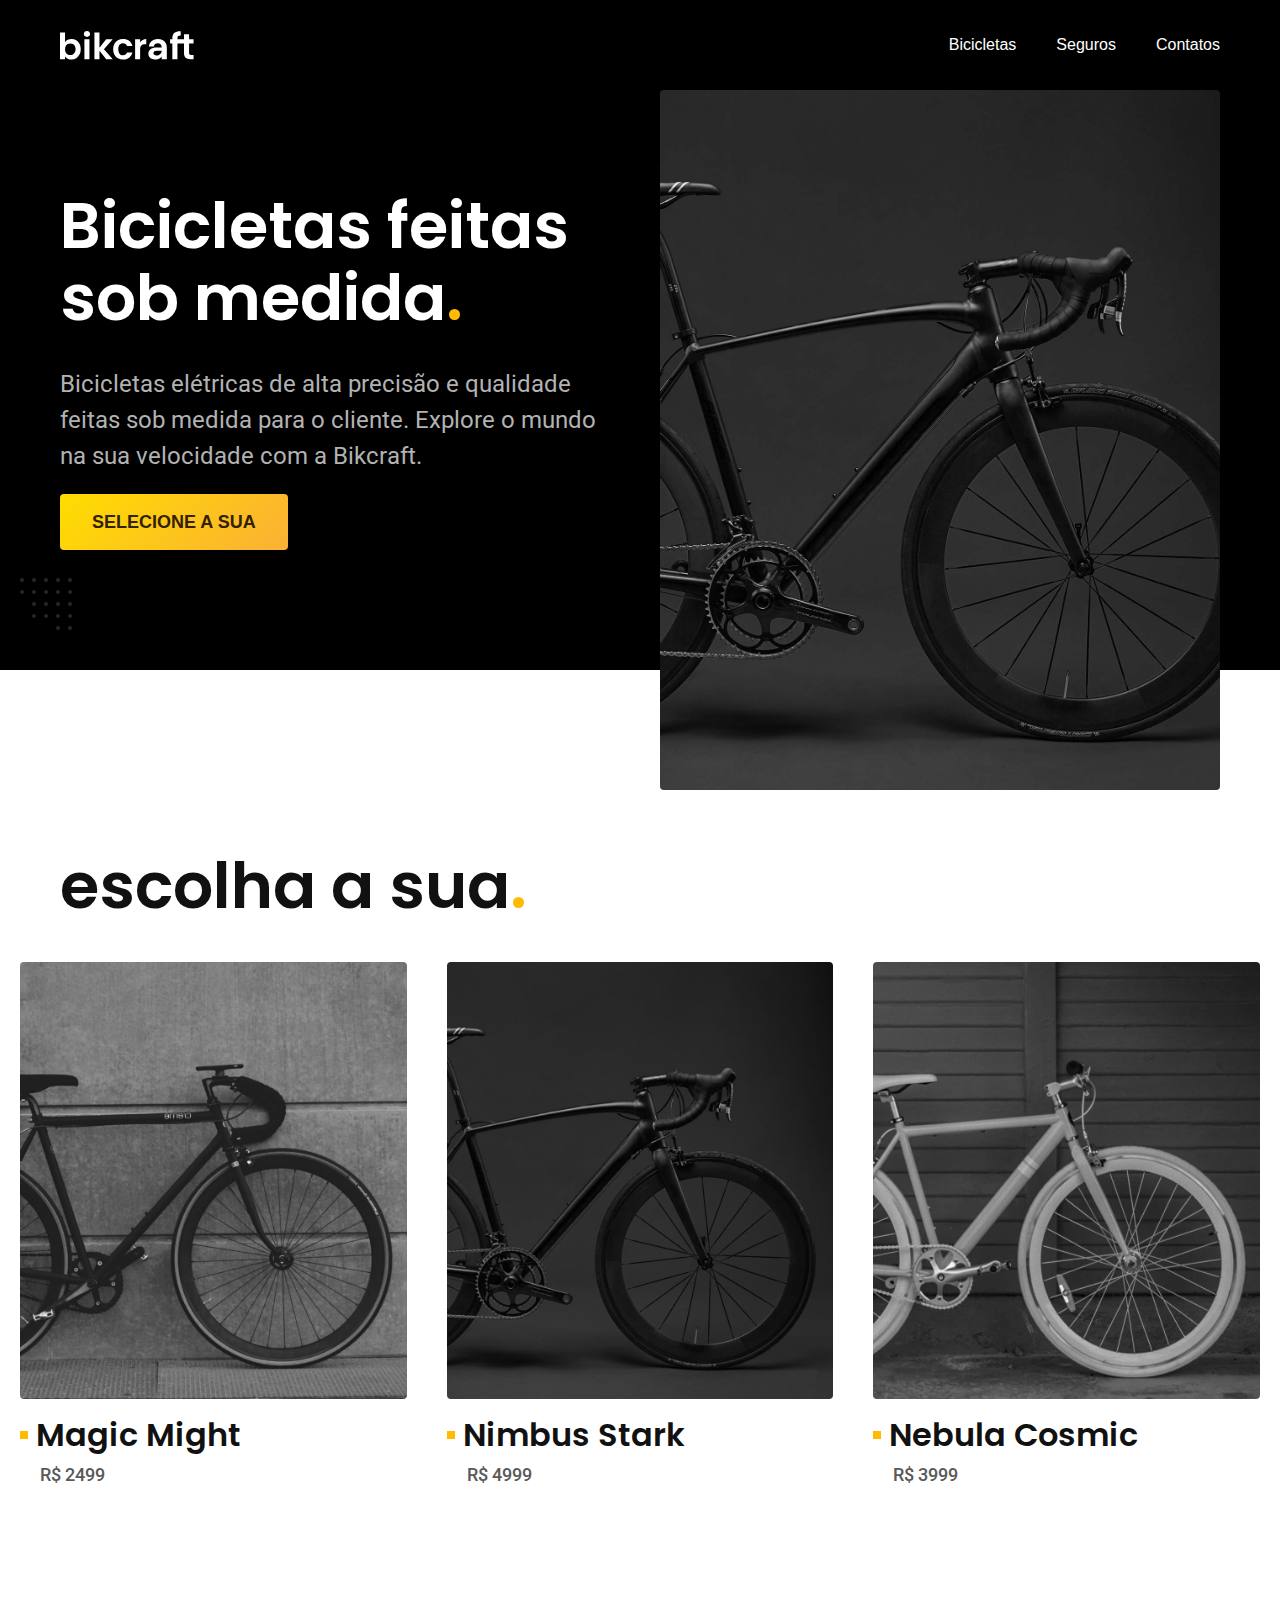
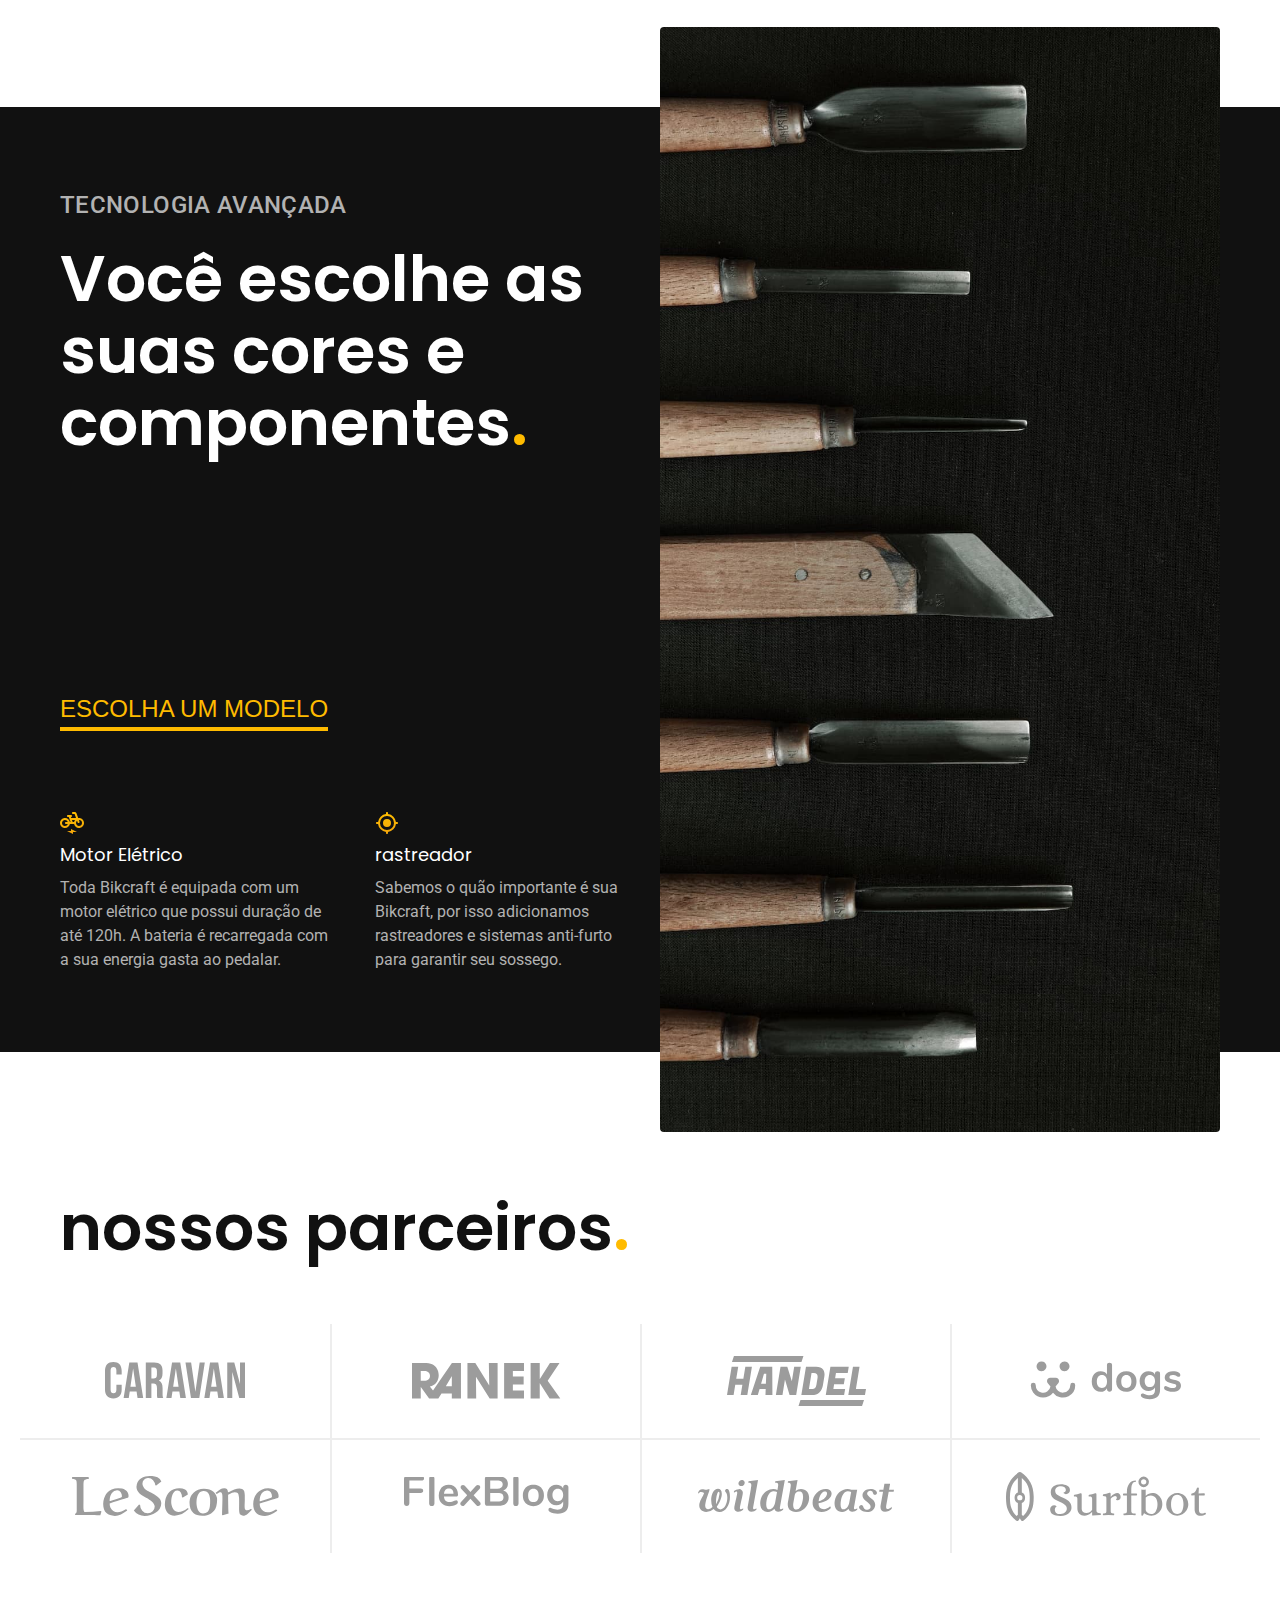
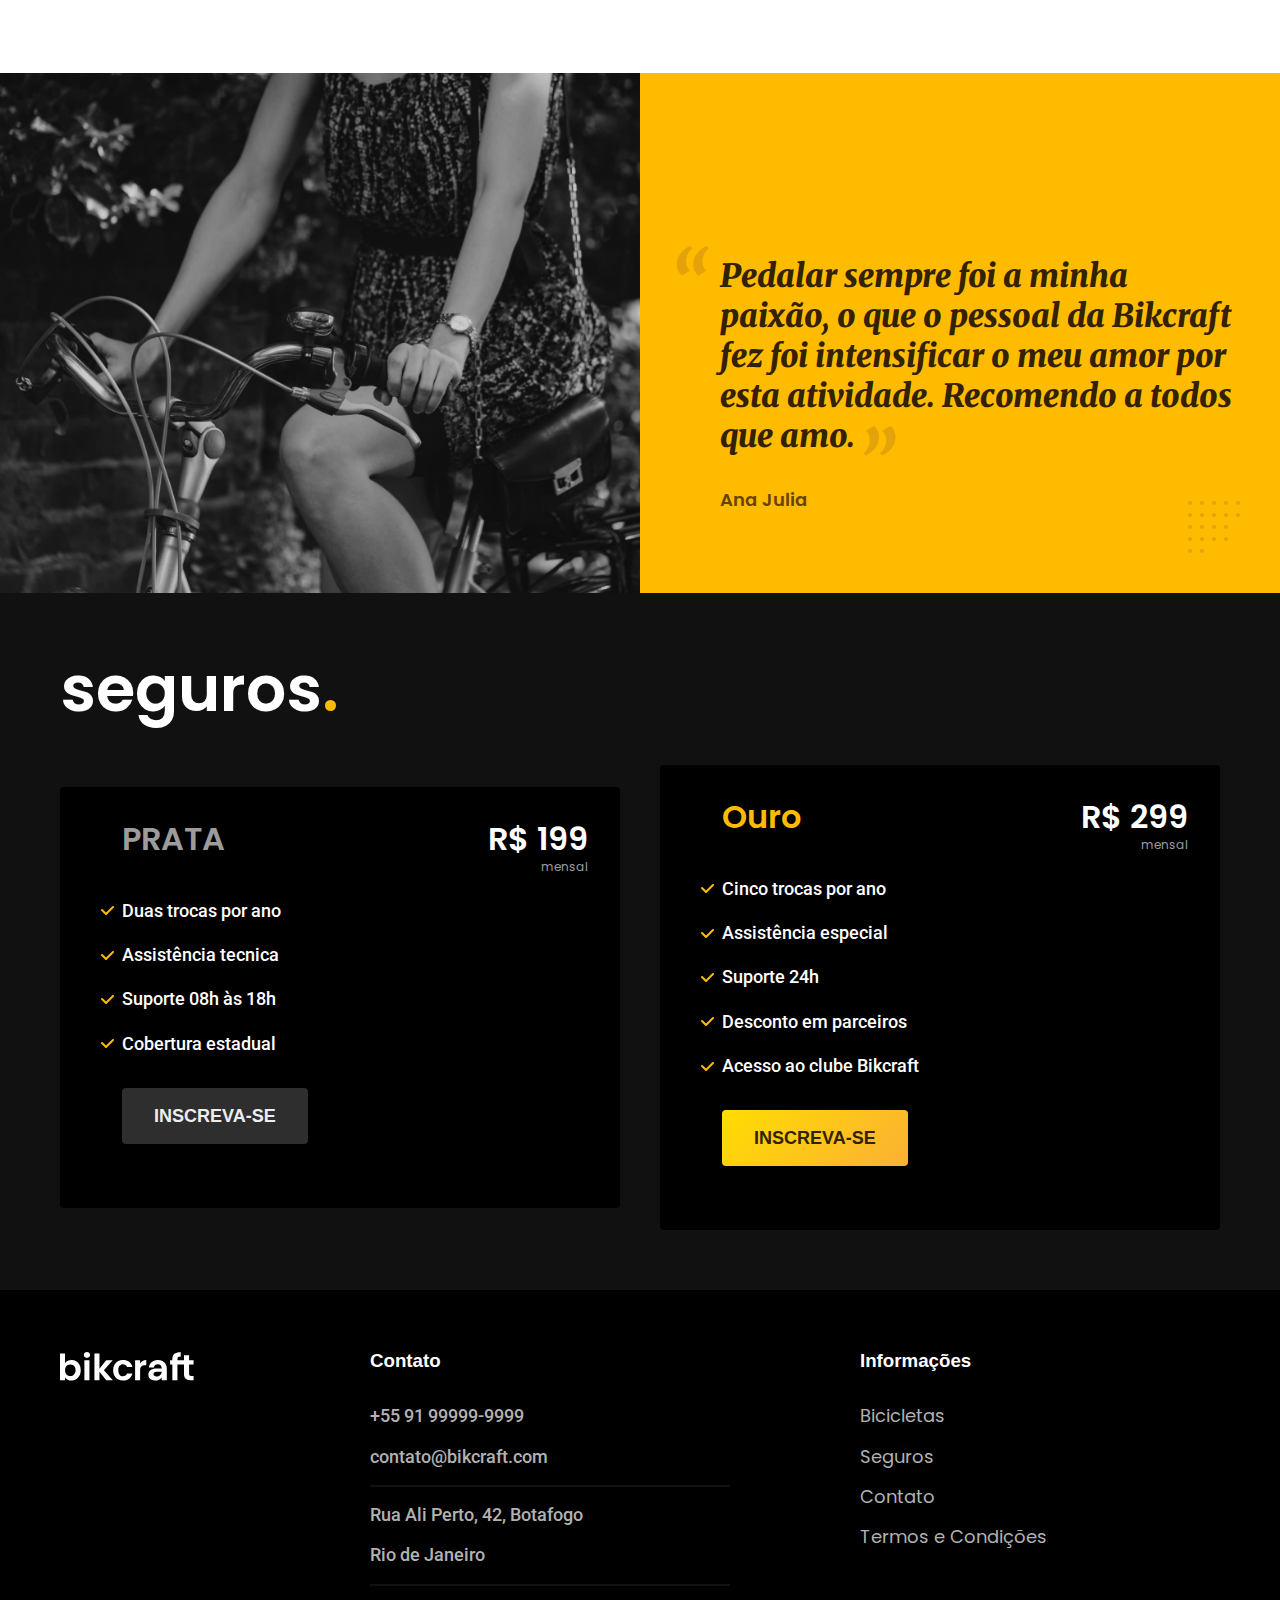
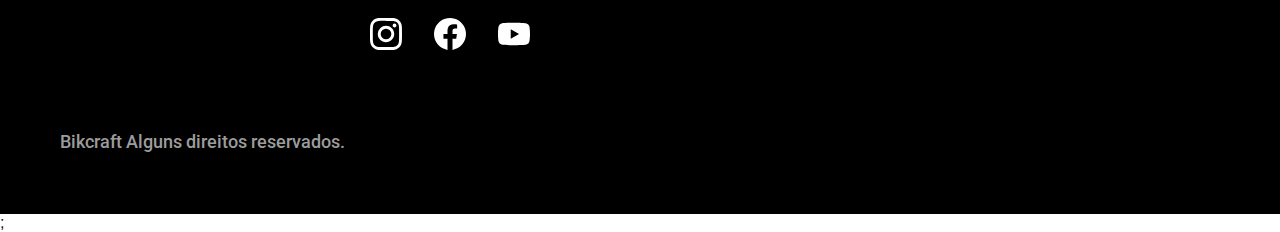
<file: index.html>
<!DOCTYPE html>
<html lang="pt-br">

<head>
  <meta charset="UTF-8">
  <meta name="viewport" content="width=device-width, initial-scale=1.0">

  <title>Bikcraft - Bicicletas Elétricas</title>
  <meta name="description" content="Bicicletas elétricas de alta precisão e qualidade feitas sob medida para o cliente. Explore o mundo na sua velocidade com a Bikcraft.">

  <link rel="preconnect" href="https://fonts.googleapis.com">
  <link rel="preconnect" href="https://fonts.gstatic.com" crossorigin>
  <link href="https://fonts.googleapis.com/css2?family=Merriweather:ital,wght@1,900&family=Poppins:wght@400;600&family=Roboto:wght@400;500&display=swap" rel="stylesheet">

  <link rel="icon" href="../favicon.svg" type="image/svg+xml">
  <link rel="preload" href="./css/style.min.css" as="style">
  <link rel="stylesheet" href="./css/style.min.css">
  <script>document.documentElement.classList.add("js");</script>
</head>

<body>
  <header class="header-bg">
    <div class="header container">
      <a href="./">
        <img src="./img/bikcraft.svg" width="136" height="32" alt="bikcraft">
      </a>
      <nav aria-label="primaria">
        <ul class="header-menu cor-0">
          <li><a href="./bicicletas.html">Bicicletas</a></li>
          <li><a href="./seguros.html">Seguros</a></li>
          <li><a href="./contatos.html">Contatos</a></li>
        </ul>
      </nav>
    </div>
  </header>

  <main class="introducao-bg">
    <div class="introducao container">
      <div class="introducao-conteudo">
        <h1 class="font-1-xxl cor-0 fadeInLeft" data-anime="200">Bicicletas feitas sob medida<span class="cor-p1">.</span></h1>
        <p class="font-2-l cor-5 fadeInLeft" data-anime="400">Bicicletas elétricas de alta precisão e qualidade feitas sob medida para o cliente. Explore o mundo na sua velocidade com a Bikcraft.</p>
        <a class="botao fadeInLeft" href="./bicicletas.html" data-anime="600">Selecione a sua</a>
      </div>
      <picture data-anime="800" class="fadeInRight">
        <source media="(max-width: 800px)" srcset="./img/bicicletas/nimbus.jpg">
        <img src="./img/fotos/introducao.jpg" width="1280" height="1600" alt="Bicicleta elétrica preta.">
      </picture>
    </div>
  </main>

  <article class="bicicletas-lista">
    <h2 class="container font-1-xxl">escolha a sua<span class="cor-p1">.</span></h2>
    <ul>
      <li>
        <a href="./bicicletas/magic.html">
          <img src="/img/bicicletas/magic-home.jpg" width="920" height="1040" alt="">
          <h3 class="font-1-xl">Magic Might</h3>
          <span class="font-2-m cor-8">R$ 2499</span>
        </a>
      </li>
      <li>
        <a href="./bicicletas/nimbus.html">
          <img src="/img/bicicletas/nimbus-home.jpg" width="920" height="1040" alt="">
          <h3 class="font-1-xl">Nimbus Stark</h3>
          <span class="font-2-m cor-8">R$ 4999</span>
        </a>
      </li>
      <li>
        <a href="./bicicletas/nebula.html">
          <img src="/img/bicicletas/nebula-home.jpg" width="920" height="1040" alt="">
          <h3 class="font-1-xl">Nebula Cosmic</h3>
          <span class="font-2-m cor-8">R$ 3999</span>
        </a>
      </li>
    </ul>
  </article>

  <article class="tecnologia-bg">
    <div class="tecnologia container">
      <div class="tecnologia-conteudo">
        <span class="font-2-l-b cor-5">Tecnologia Avançada</span>
        <h2 class="font-1-xxl cor-0">Você escolhe as suas cores e componentes<span class="cor-p1">.</span></h2>
        <p class="font-2-l" cor-5>Cada Bikcraft é única e possui a sua identidade. As medidas serão exatas para o seu corpo e altura, garantindo maior conforto e ergonomia na sua pedalada. Você pode também personalizar completamente as suas cores.</p>
        <a class="link" href="./bicicletas.html">Escolha um modelo</a>
        <div class="tecnologia-vantagens">
          <div>
            <img src="./img/icones/eletrica.svg" width="24" height="24" alt="">
            <h3 class="font-1-m cor-0">Motor Elétrico</h3>
            <p class="font-2-s cor-5">Toda Bikcraft é equipada com um motor elétrico que possui duração de até 120h. A bateria é recarregada com a sua energia gasta ao pedalar.</p>
          </div>
          <div>
            <img src="./img/icones/rastreador.svg" width="24" height="24" alt="">
            <h3 class="font-1-m cor-0">rastreador</h3>
            <p class="font-2-s cor-5">Sabemos o quão importante é sua Bikcraft, por isso adicionamos rastreadores e sistemas anti-furto para garantir seu sossego.</p>
          </div>
        </div>
      </div>
      <div class="tecnologia-imagem">
        <img src="./img/fotos/tecnologia.jpg" width="1200" height="1920" alt="">
      </div>
    </div>
  </article>
  <section class="parceiros" aria-label="Nossos Parceiros">
    <h2 class="container font-1-xxl">nossos parceiros<span class="cor-p1">.</span></h2>
    <ul>
      <li><img src="./img/parceiros/caravan.svg" width="140" height="38" alt="caravan"></li>
      <li><img src="./img/parceiros/ranek.svg" width="149" height="36" alt="ranek"></li>
      <li><img src="./img/parceiros/handel.svg" width="139" height="50" alt="handel"></li>
      <li><img src="./img/parceiros/dogs.svg" width="152" height="39" alt="dogs"></li>
      <li><img src="./img/parceiros/lescone.svg" width="208" height="41" alt="caravan"></li>
      <li><img src="./img/parceiros/flexblog.svg" width="165" height="38" alt="flexblog"></li>
      <li><img src="./img/parceiros/wildbeast.svg" width="196" height="34" alt="wildbeast"></li>
      <li><img src="./img/parceiros/surfbot.svg" width="200" height="49" alt="surfbot"></li>
    </ul>
  </section>

  <section class="depoimento" aria-label="Depoimento">
    <div>
      <img src="./img/fotos/depoimento.jpg" width="1560" height="1360" alt="Pessoa pedalando uma bicicleta Bikcraft">
    </div>
    <div class="depoimento-conteudo">
      <blockquote class="font-1-xl cor-p5">
        <p>Pedalar sempre foi a minha paixão, o que o pessoal da Bikcraft fez foi intensificar o meu amor por esta atividade. Recomendo a todos que amo.
        </p>
      </blockquote>
      <span class="font-1-m-b cor-p4">Ana Julia</span>
    </div>
  </section>

  <article class="seguros-bg">
    <div class="seguros container">
      <h2 class="font-1-xxl cor-0">seguros<span class="cor-p1">.</span></h2>
      <div class="seguros-item">
        <h3 class="font-1-xl cor-6">PRATA</h3>
        <span class="font-1-xl cor-0">R$ 199 <span class="font-1-xs cor-6">mensal</span></span>
        <ul class="font-2-m cor-0">
          <li>Duas trocas por ano</li>
          <li>Assistência tecnica</li>
          <li>Suporte 08h às 18h</li>
          <li>Cobertura estadual</li>
        </ul>
        <a class="botao secundario" href="./orcamento.html">Inscreva-se</a>
      </div>
      <div class="seguros-item">
        <h3 class="font-1-xl cor-p1">Ouro</h3>
        <span class="font-1-xl cor-0">R$ 299 <span class="font-1-xs cor-6">mensal</span></span>
        <ul class="font-2-m cor-0">
          <li>Cinco trocas por ano</li>
          <li>Assistência especial</li>
          <li>Suporte 24h</li>
          <li>Desconto em parceiros</li>
          <li>Acesso ao clube Bikcraft</li>
        </ul>
        <a class="botao" href="./orcamento.html">Inscreva-se</a>
      </div>
    </div>
  </article>

  <footer class="footer-bg">
    <div class="footer container">
      <img src="./img/bikcraft.svg" width="136" height="32" alt="Bikcraft">
      <div class="footer-contato">
        <h3 class="font-2-lb cor-0">Contato</h3>
        <ul class="font-2-m cor-5">
          <li><a href="tel:+5591999999999">+55 91 99999-9999</a></li>
          <li><a href="mailto:contato@bikcraft.com">contato@bikcraft.com</a></li>
          <li>Rua Ali Perto, 42, Botafogo</li>
          <li>Rio de Janeiro</li>
        </ul>
        <div class="footer-redes">
          <a href="./">
            <img src="./img/redes/instagram.svg" width="32" height="32" alt="Instagram">
          </a>
          <a href="./">
            <img src="./img/redes/facebook.svg" width="32" height="32" alt="Facebook">
          </a>
          <a href="./">
            <img src="./img/redes/youtube.svg" width="32" height="32" alt="Youtube">
          </a>
        </div>
      </div>
      <div class="footer-informacoes">
        <h3 class="font-2-lb cor-0">Informações</h3>
        <nav>
          <ul class="font-1-m cor-5">
            <li><a href="./bicicletas.html">Bicicletas</a></li>
            <li><a href="./seguros.html">Seguros</a></li>
            <li><a href="./contato.html">Contato</a></li>
            <li><a href="./termos.html">Termos e Condições</a></li>
          </ul>
        </nav>
      </div>
      <p class="footer-copy font-2-m cor-6">Bikcraft Alguns direitos reservados.</p>
    </div>
  </footer>
  <script src="./js/plugins/simple-anime.js"></script>;
  <script src="./js/script.js"></script>
</body>

</html>
</file>
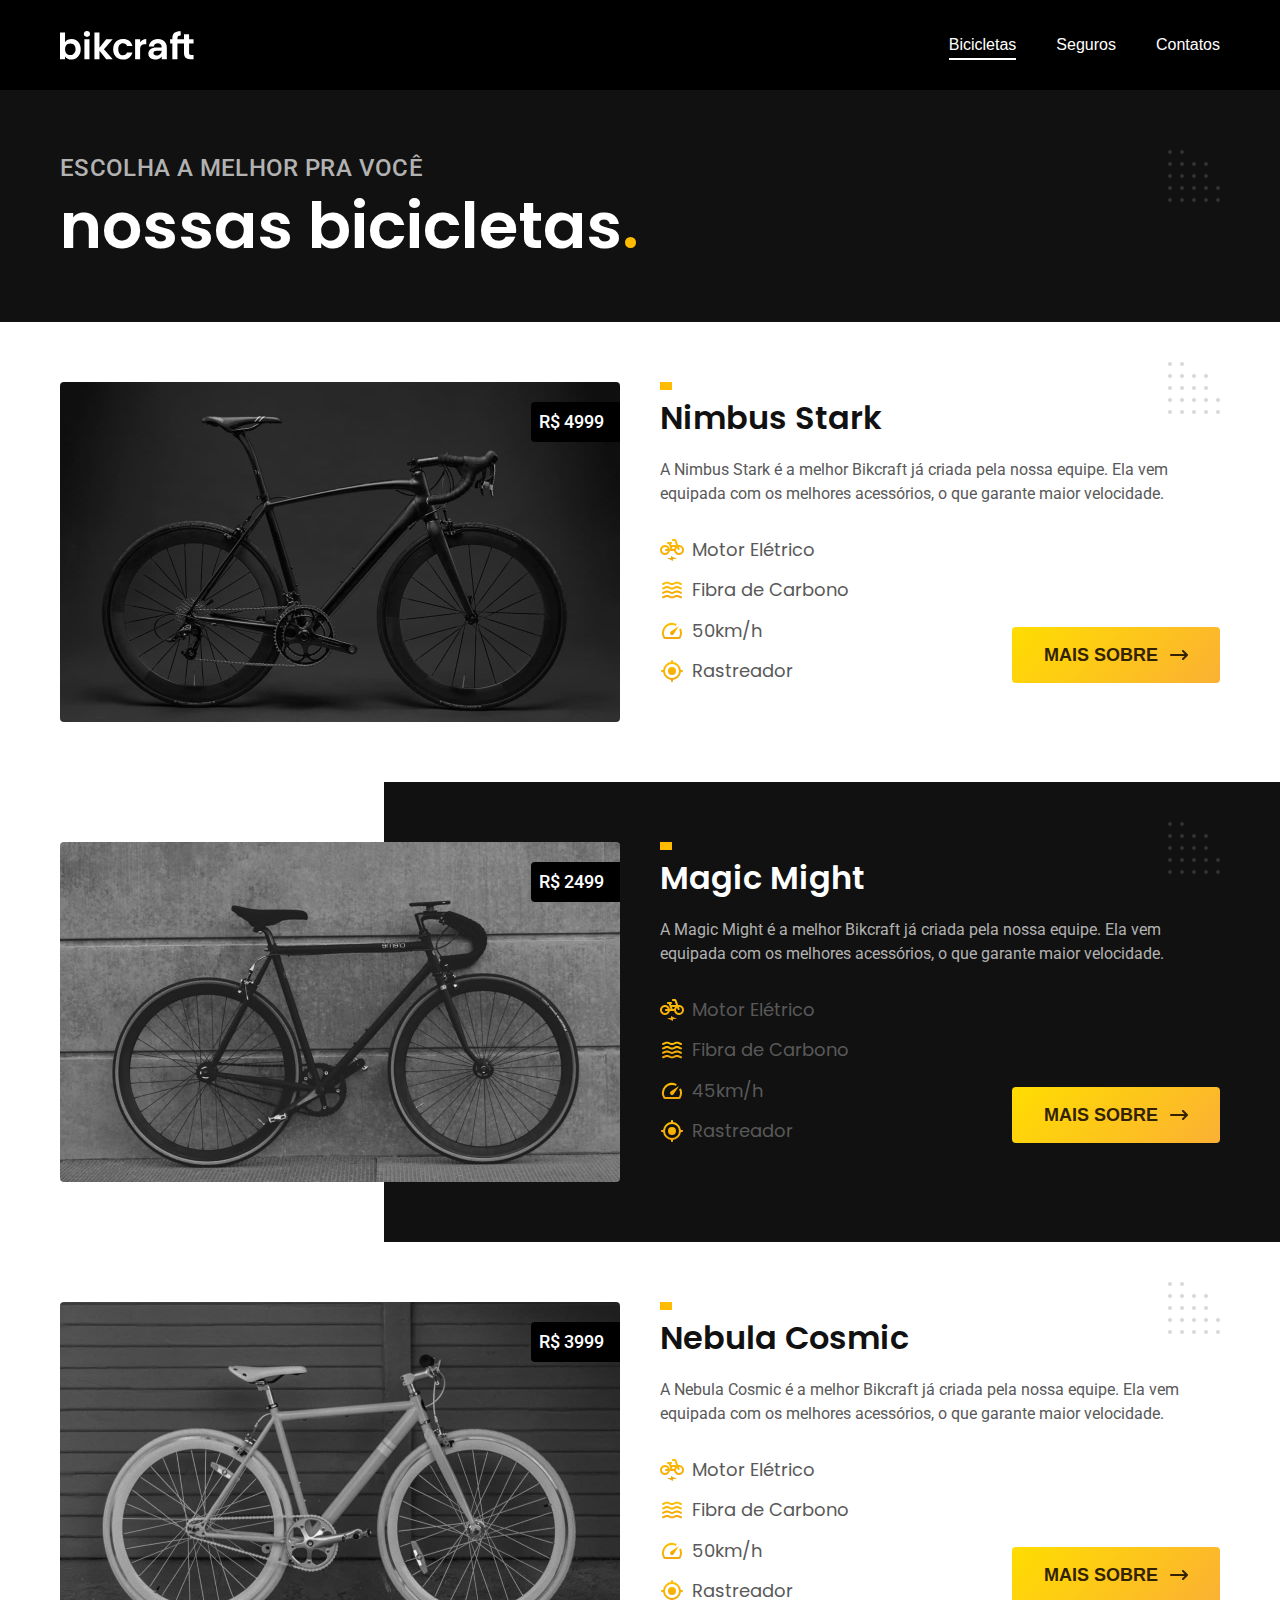
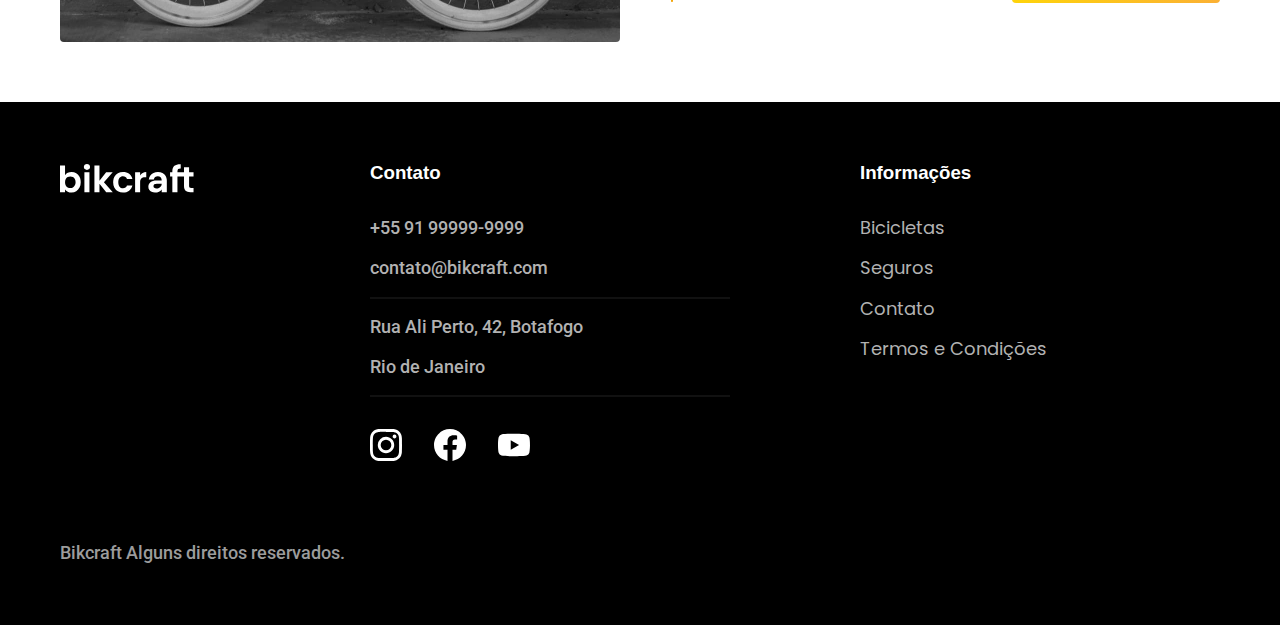
<file: bicicletas.html>
<!DOCTYPE html>
<html lang="pt-br">

<head>
  <meta charset="UTF-8">
  <meta name="viewport" content="width=device-width, initial-scale=1.0">
  <title>Bicicletas | Bikcraft</title>
  <meta name="description" content="Bicicletas.">
  <link rel="icon" href="./favicon.svg" type="image/svg+xml">
  <link rel="preload" href="./css/style.min.css" as="style">
  <link rel="stylesheet" href="./css/style.min.css">

  <link rel="preconnect" href="https://fonts.googleapis.com">
  <link rel="preconnect" href="https://fonts.gstatic.com" crossorigin>
  <link href="https://fonts.googleapis.com/css2?family=Merriweather:ital,wght@1,900&family=Poppins:wght@400;600&family=Roboto:wght@400;500&display=swap" rel="stylesheet">

  <script>document.documentElement.classList.add("js");</script>
</head>

<body id="bicicletas">
  <header class="header-bg">
    <div class="header container">
      <a href="./">
        <img src="./img/bikcraft.svg" alt="bikcraft">
      </a>
      <nav aria-label="primaria">
        <ul class="header-menu cor-0">
          <li><a href="./bicicletas.html">Bicicletas</a></li>
          <li><a href="./seguros.html">Seguros</a></li>
          <li><a href="./contatos.html">Contatos</a></li>
        </ul>
      </nav>
    </div>
  </header>

  <main>
    <div class="titulo-bg ">
      <div class="titulo container">
        <p class="font-2-l-b cor-5">Escolha a melhor pra você</p>
        <h1 class="font-1-xxl cor-0">nossas bicicletas<span class="cor-p1">.</span></h1>
      </div>
    </div>
    <div class="bicicletas container">
      <div class="bicicletas-img">
        <img src="./img/bicicletas/nimbus.jpg" alt="">
        <span class="font-2-m cor-0">R$ 4999</span>
      </div>
      <div class="bicicletas-conteudo">
        <h2 class="font-1-xl">Nimbus Stark</h2>
        <p class="font-2-s cor-8">A Nimbus Stark é a melhor Bikcraft já criada pela nossa equipe. Ela vem equipada com os melhores acessórios, o que garante maior velocidade.</p>
        <ul class="font-1-m cor-8">
          <li>
            <img src="./img/icones/eletrica.svg" alt="">
            Motor Elétrico
          </li>
          <li>
            <img src="./img/icones/carbono.svg" alt="">
            Fibra de Carbono
          </li>
          <li>
            <img src="./img/icones/velocidade.svg" alt="">
            50km/h
          </li>
          <li>
            <img src="./img/icones/rastreador.svg" alt="">
            Rastreador
          </li>
        </ul>
        <a class="botao seta" href="./bicicletas/nimbus.html">Mais Sobre</a>
      </div>
    </div>


    <div class="bicicletas-bg">
      <div class="bicicletas container">
        <div class="bicicletas-img">
          <img src="./img/bicicletas/magic.jpg" alt="">
          <span class="font-2-m cor-0">R$ 2499</span>
        </div>
        <div class="bicicletas-conteudo">
          <h2 class="font-1-xl cor-0">Magic Might</h2>
          <p class="font-2-s cor-5">A Magic Might é a melhor Bikcraft já criada pela nossa equipe. Ela vem equipada com os melhores acessórios, o que garante maior velocidade.</p>
          <ul class="font-1-m cor-8">
            <li>
              <img src="./img/icones/eletrica.svg" alt="">
              Motor Elétrico
            </li>
            <li>
              <img src="./img/icones/carbono.svg" alt="">
              Fibra de Carbono
            </li>
            <li>
              <img src="./img/icones/velocidade.svg" alt="">
              45km/h
            </li>
            <li>
              <img src="./img/icones/rastreador.svg" alt="">
              Rastreador
            </li>
          </ul>
          <a class="botao seta" href="./bicicletas/magic.html">Mais Sobre</a>
        </div>
      </div>
    </div>
    </div>

    <div class="bicicletas container">
      <div class="bicicletas-img">
        <img src="./img/bicicletas/nebula.jpg" alt="">
        <span class="font-2-m cor-0">R$ 3999</span>
      </div>
      <div class="bicicletas-conteudo">
        <h2 class="font-1-xl">Nebula Cosmic</h2>
        <p class="font-2-s cor-8">A Nebula Cosmic é a melhor Bikcraft já criada pela nossa equipe. Ela vem equipada com os melhores acessórios, o que garante maior velocidade.</p>
        <ul class="font-1-m cor-8">
          <li>
            <img src="./img/icones/eletrica.svg" alt="">
            Motor Elétrico
          </li>
          <li>
            <img src="./img/icones/carbono.svg" alt="">
            Fibra de Carbono
          </li>
          <li>
            <img src="./img/icones/velocidade.svg" alt="">
            50km/h
          </li>
          <li>
            <img src="./img/icones/rastreador.svg" alt="">
            Rastreador
          </li>
        </ul>
        <a class="botao seta" href="./bicicletas/nebula.html">Mais Sobre</a>
      </div>
    </div>


  </main>

  <footer class="footer-bg">
    <div class="footer container">
      <img src="./img/bikcraft.svg" alt="Bikcraft">
      <div class="footer-contato">
        <h3 class="font-2-lb cor-0">Contato</h3>
        <ul class="font-2-m cor-5">
          <li><a href="tel:+5591999999999">+55 91 99999-9999</a></li>
          <li><a href="mailto:contato@bikcraft.com">contato@bikcraft.com</a></li>
          <li>Rua Ali Perto, 42, Botafogo</li>
          <li>Rio de Janeiro</li>
        </ul>
        <div class="footer-redes">
          <a href="./">
            <img src="./img/redes/instagram.svg" alt="Instagram">
          </a>
          <a href="./">
            <img src="./img/redes/facebook.svg" alt="Facebook">
          </a>
          <a href="./">
            <img src="./img/redes/youtube.svg" alt="Youtube">
          </a>
        </div>
      </div>
      <div class="footer-informacoes">
        <h3 class="font-2-lb cor-0">Informações</h3>
        <nav>
          <ul class="font-1-m cor-5">
            <li><a href="./bicicletas.html">Bicicletas</a></li>
            <li><a href="./seguros.html">Seguros</a></li>
            <li><a href="./contato.html">Contato</a></li>
            <li><a href="./termos.html">Termos e Condições</a></li>
          </ul>
        </nav>
      </div>
      <p class="footer-copy font-2-m cor-6">Bikcraft Alguns direitos reservados.</p>
    </div>
  </footer>
  <script src="../js/script.js"></script>
</body>

</html>
</file>
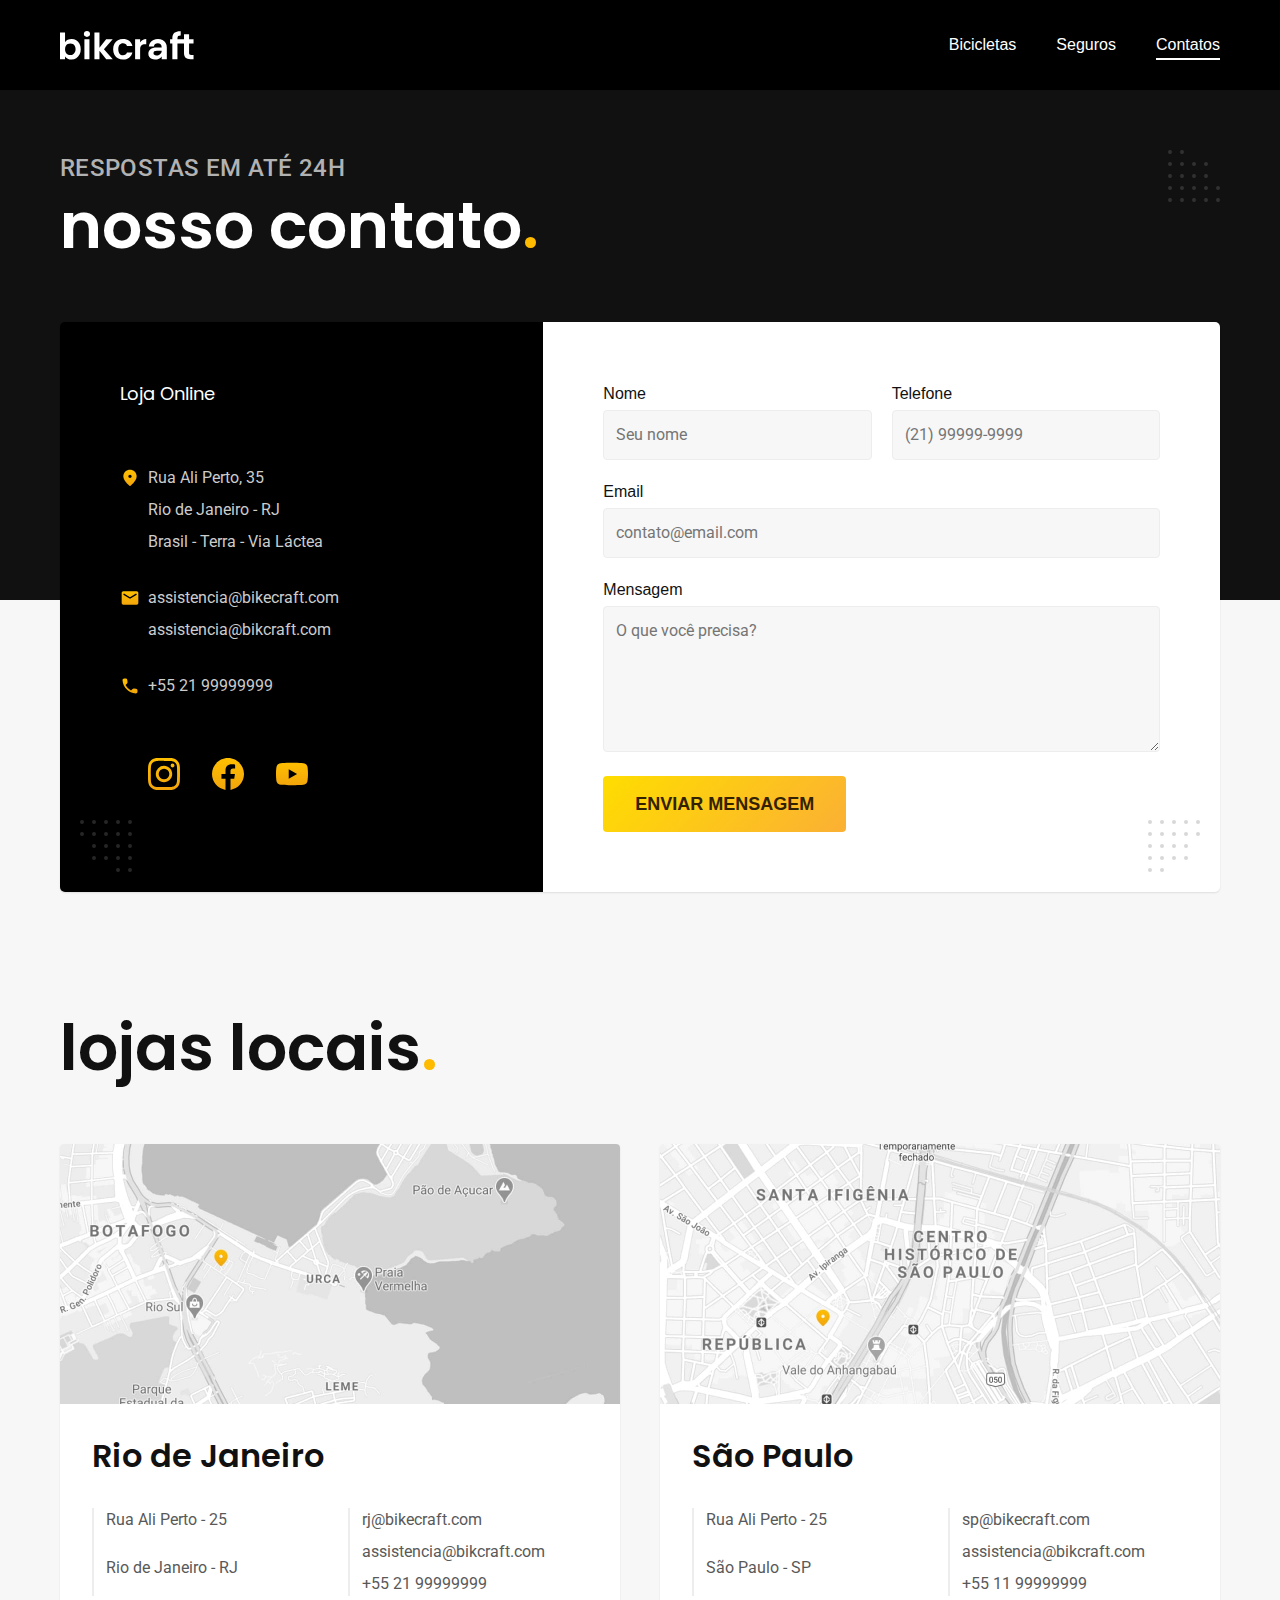
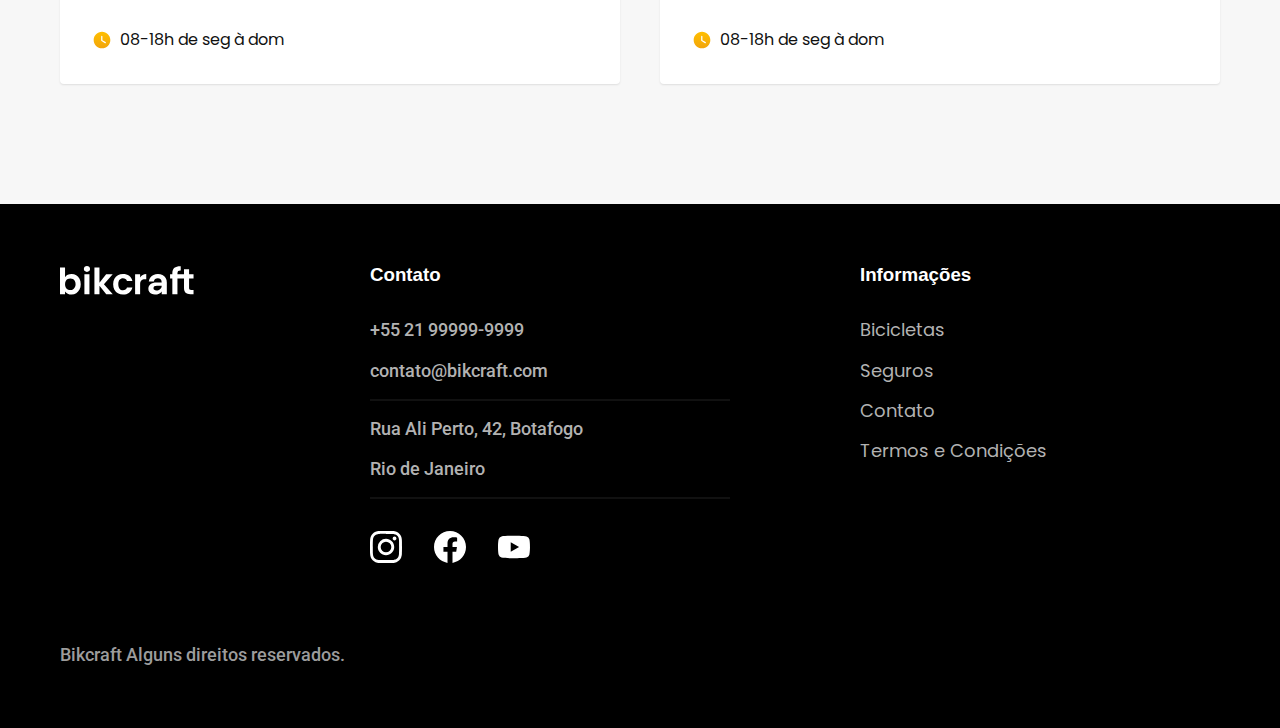
<file: contatos.html>
<!DOCTYPE html>
<html lang="pt-br">

<head>
  <meta charset="UTF-8">
  <meta name="viewport" content="width=device-width, initial-scale=1.0">
  <title>Contato | Bikcraft</title>
  <meta name="description" content="Contato.">
  <link rel="icon" href="./favicon.svg" type="image/svg+xml">
  <link rel="preload" href="./css/style.min.css" as="style">
  <link rel="stylesheet" href="./css/style.min.css">

  <link rel="preconnect" href="https://fonts.googleapis.com">
  <link rel="preconnect" href="https://fonts.gstatic.com" crossorigin>
  <link href="https://fonts.googleapis.com/css2?family=Merriweather:ital,wght@1,900&family=Poppins:wght@400;600&family=Roboto:wght@400;500&display=swap" rel="stylesheet">

  <script>document.documentElement.classList.add("js");</script>
</head>

<body id="contato">
  <header class="header-bg">
    <div class="header container">
      <a href="./">
        <img src="./img/bikcraft.svg" alt="bikcraft">
      </a>
      <nav aria-label="primaria">
        <ul class="header-menu cor-0">
          <li><a href="./bicicletas.html">Bicicletas</a></li>
          <li><a href="./seguros.html">Seguros</a></li>
          <li><a href="./contatos.html">Contatos</a></li>
        </ul>
      </nav>
    </div>
  </header>

  <main>
    <div class="titulo-bg ">
      <div class="titulo container">
        <p class="font-2-l-b cor-5">Respostas em até 24h</p>
        <h1 class="font-1-xxl cor-0">nosso contato<span class="cor-p1">.</span></h1>
      </div>
    </div>

    <div>
      <div class="contato container">
        <section class="contato-dados" aria-label="Endereço">
          <h2 class="font-1-m cor-0">Loja Online</h2>
          <div class="contato-endereco font-2-s cor-4">
            <p>Rua Ali Perto, 35</p>
            <p>Rio de Janeiro - RJ</p>
            <p>Brasil - Terra - Via Láctea</p>
          </div>
          <address class="contato-meios font-2-s cor-4">
            <a href="mailto:assistencia@bikecraft.com">assistencia@bikecraft.com</a>
            <a href="mailto:assistencia@bikecraft.com">assistencia@bikcraft.com</a>
            <a href="tel:+552199999999">+55 21 99999999</a>
          </address>
          <div class="contato-redes">
            <a href="./">
              <img src="./img/redes/instagram-p.svg" alt="Instagram">
            </a>
            <a href="./">
              <img src="./img/redes/facebook-p.svg" alt="Facebook">
            </a>
            <a href="./">
              <img src="./img/redes/youtube-p.svg" alt="Youtube">
            </a>
          </div>
        </section>
        <section class="contato-formulario" aria-label="Formulário">
          <form class="form" action="./contato.html">
            <div>
              <label for="nome">Nome</label>
              <input type="text" id="nome" name="nome" placeholder="Seu nome">
            </div>
            <div>
              <label for="telefone">Telefone</label>
              <input type="text" id="telefone" name="telefone" placeholder="(21) 99999-9999">
            </div>
            <div class="col-2">
              <label for="email">Email</label>
              <input type="email" id="email" name="email" placeholder="contato@email.com">
            </div>
            <div class="col-2">
              <label for="mensagem">Mensagem</label>
              <textarea rows="5" id="mensagem" name="mensagem" placeholder="O que você precisa?"></textarea>
            </div>
            <button class="botao col-2">Enviar Mensagem</button>
          </form>
        </section>
      </div>
    </div>
  </main>

  <article class="lojas container">
    <h2 class="font-1-xxl">lojas locais<span class="cor-p1">.</span></h2>
    <div class="lojas-item">
      <img src="./img/lojas/rj.jpg" alt="mapa marcando o endereço em Rua Ali Perto, 25 - Rio de Janeiro - RJ">
      <div class="lojas-conteudo">
        <h3 class="font-1-xl">Rio de Janeiro</h3>
        <div class="lojas-dados font-2-s cor-8">
          <p>Rua Ali Perto - 25</p>
          <p>Rio de Janeiro - RJ</p>
        </div>
        <div class="lojas-dados font-2-s cor-8">
          <a href="mailto:rj@bikecraft.com">rj@bikecraft.com</a>
          <a href="mailto:assistencia@bikecraft.com">assistencia@bikcraft.com</a>
          <a href="tel:+552199999999">+55 21 99999999</a>
        </div>
        <p class="lojas-tempo font-1-s"><img src="./img/icones/horario.svg" alt=""> 08-18h de seg à dom</p>
      </div>
    </div>
    <div class="lojas-item">
      <img src="./img/lojas/sp.jpg" alt="mapa marcando o endereço em Rua Ali Perto, 25 - São Paulo - SP">
      <div class="lojas-conteudo">
        <h3 class="font-1-xl">São Paulo</h3>

        <div class="lojas-dados font-2-s cor-8">
          <p>Rua Ali Perto - 25</p>
          <p>São Paulo - SP</p>
        </div>
        <div class="lojas-dados font-2-s cor-8">
          <a href="mailto:sp@bikecraft.com">sp@bikecraft.com</a>
          <a href="mailto:assistencia@bikecraft.com">assistencia@bikcraft.com</a>
          <a href="tel:+551199999999">+55 11 99999999</a>
        </div>
        <p class="lojas-tempo font-1-s"><img src="./img/icones/horario.svg" alt=""> 08-18h de seg à dom</p>
      </div>
    </div>
  </article>

  <footer class="footer-bg">
    <div class="footer container">
      <img src="./img/bikcraft.svg" alt="Bikcraft">
      <div class="footer-contato">
        <h3 class="font-2-lb cor-0">Contato</h3>
        <ul class="font-2-m cor-5">
          <li><a href="tel:+5521999999999">+55 21 99999-9999</a></li>
          <li><a href="mailto:contato@bikcraft.com">contato@bikcraft.com</a></li>
          <li>Rua Ali Perto, 42, Botafogo</li>
          <li>Rio de Janeiro</li>
        </ul>
        <div class="footer-redes">
          <a href="./">
            <img src="./img/redes/instagram.svg" alt="Instagram">
          </a>
          <a href="./">
            <img src="./img/redes/facebook.svg" alt="Facebook">
          </a>
          <a href="./">
            <img src="./img/redes/youtube.svg" alt="Youtube">
          </a>
        </div>
      </div>
      <div class="footer-informacoes">
        <h3 class="font-2-lb cor-0">Informações</h3>
        <nav>
          <ul class="font-1-m cor-5">
            <li><a href="./bicicletas.html">Bicicletas</a></li>
            <li><a href="./seguros.html">Seguros</a></li>
            <li><a href="./contato.html">Contato</a></li>
            <li><a href="./termos.html">Termos e Condições</a></li>
          </ul>
        </nav>
      </div>
      <p class="footer-copy font-2-m cor-6">Bikcraft Alguns direitos reservados.</p>
    </div>
  </footer>
  <script src="./js/script.js"></script>
</body>

</html>
</file>
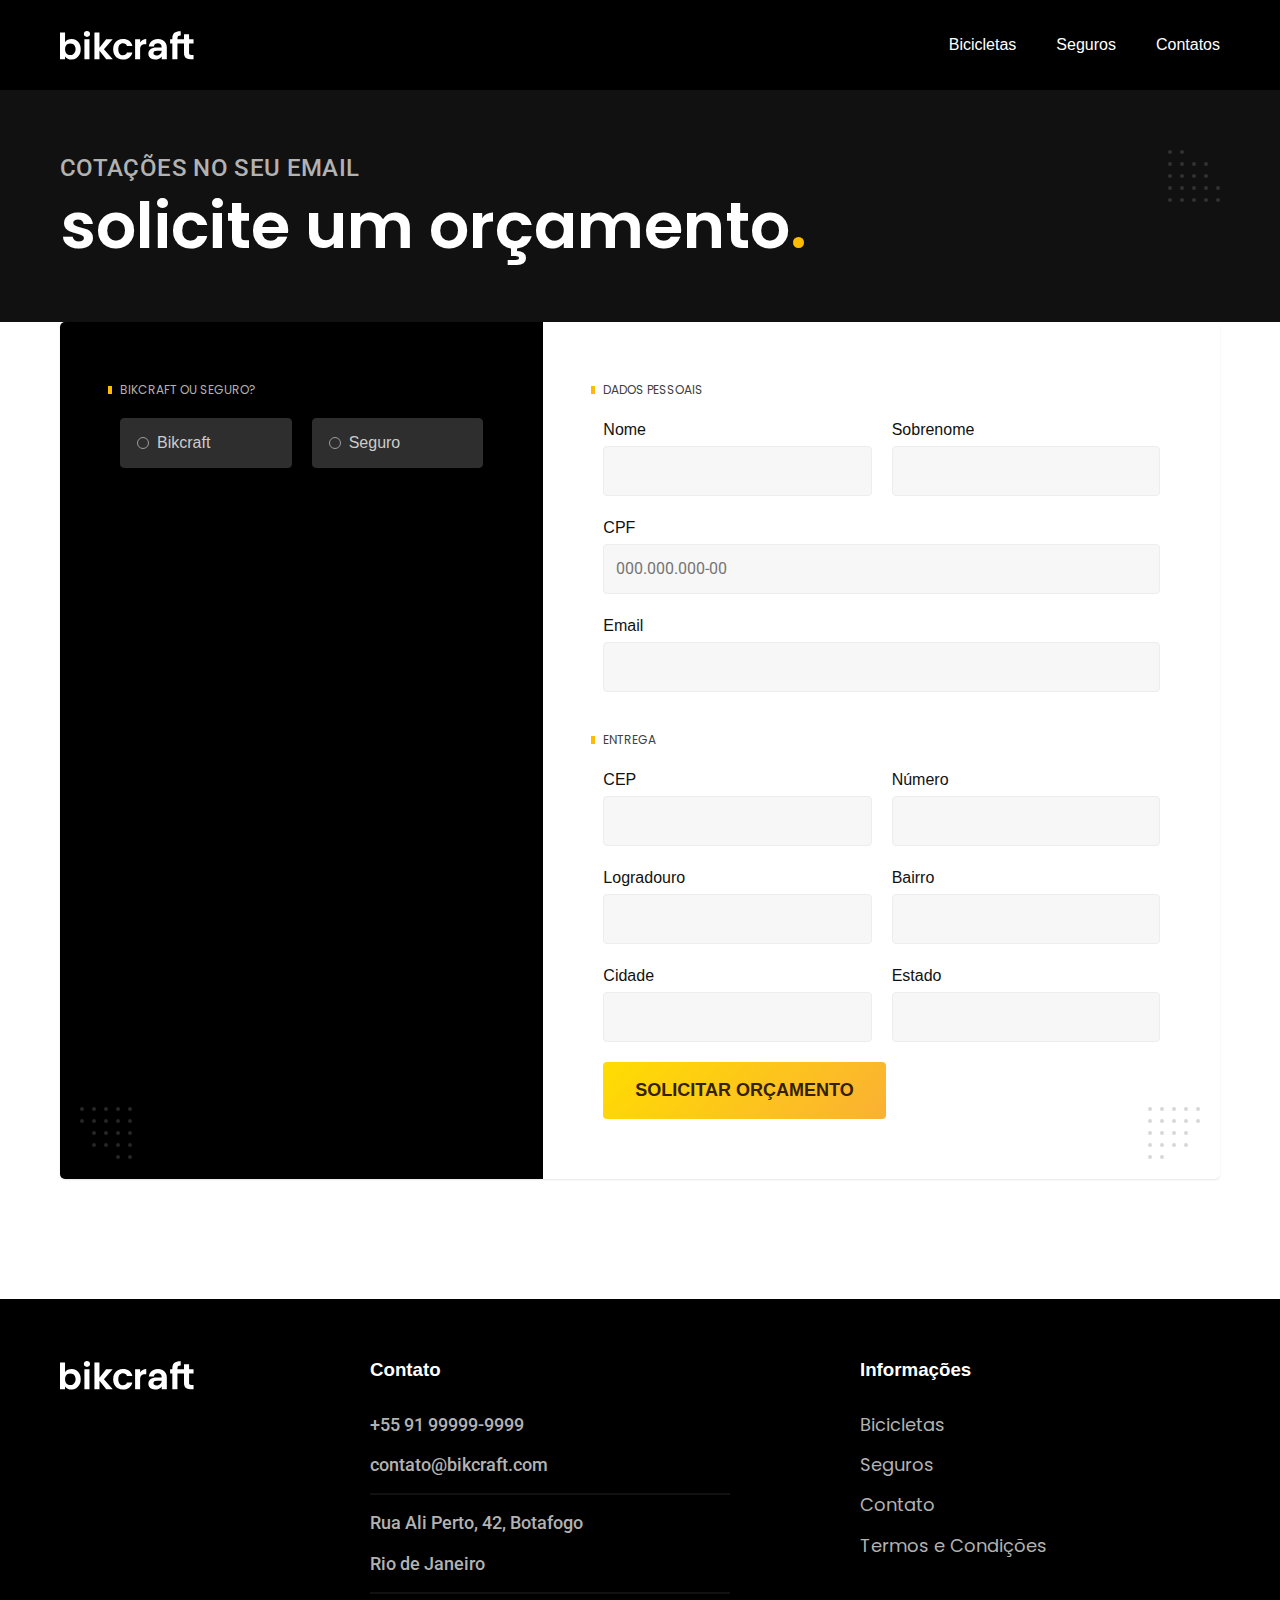
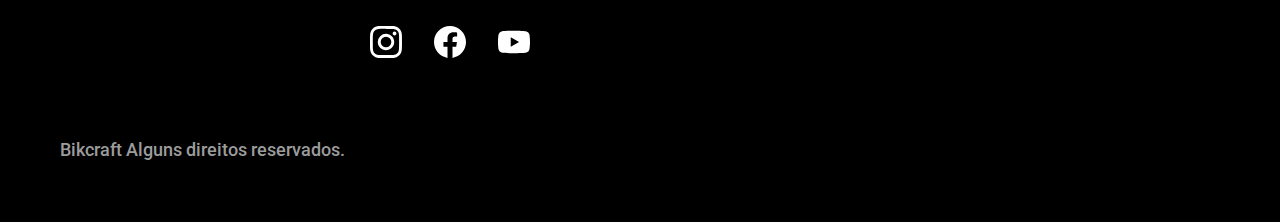
<file: orcamento.html>
<!DOCTYPE html>
<html lang="pt-br">

<head>
  <meta charset="UTF-8">
  <meta name="viewport" content="width=device-width, initial-scale=1.0">
  <title>Orçamento | Bikcraft</title>
  <meta name="description" content="Orçamento.">
  <link rel="icon" href="./favicon.svg" type="image/svg+xml">
  <link rel="preload" href="./css/style.min.css" as="style">
  <link rel="stylesheet" href="./css/style.min.css">

  <link rel="preconnect" href="https://fonts.googleapis.com">
  <link rel="preconnect" href="https://fonts.gstatic.com" crossorigin>
  <link href="https://fonts.googleapis.com/css2?family=Merriweather:ital,wght@1,900&family=Poppins:wght@400;600&family=Roboto:wght@400;500&display=swap" rel="stylesheet">

  <script>document.documentElement.classList.add("js");</script>
</head>

<body id="termos">
  <header class="header-bg">
    <div class="header container">
      <a href="./">
        <img src="./img/bikcraft.svg" alt="bikcraft">
      </a>
      <nav aria-label="primaria">
        <ul class="header-menu cor-0">
          <li><a href="./bicicletas.html">Bicicletas</a></li>
          <li><a href="./seguros.html">Seguros</a></li>
          <li><a href="./contatos.html">Contatos</a></li>
        </ul>
      </nav>
    </div>
  </header>

  <main>
    <div class="titulo-bg ">
      <div class="titulo container">
        <p class="font-2-l-b cor-5">Cotações no seu email</p>
        <h1 class="font-1-xxl cor-0">solicite um orçamento<span class="cor-p1">.</span></h1>
      </div>
    </div>

    <form class="orcamento container" action="./">
      <div class="orcamento-produto">
        <h2 class="font-1-xs cor-5">Bikcraft ou Seguro?</h2>

        <input type="radio" name="tipo" value="bikcraft" id="bikcraft">
        <label for="bikcraft">Bikcraft</label>

        <input type="radio" name="tipo" value="seguro" id="seguro">
        <label for="seguro">Seguro</label>

        <div class="orcamento-conteudo" id="orcamento-bikcraft">
          <h2 class="font-1-xs cor-5">Escolha a sua</h2>

          <input type="radio" name="produto" value="nimbus" id="nimbus">
          <label for="nimbus">Nimbus Stark <span>R$ 4999</span></label>
          <div class="orcamento-detalhes">
            <ul class="font-1-xs cor-8">
              <li><img src="./img/icones/eletrica.svg" alt="Motor Eletrico">Motor Eletrico</li>
              <li><img src="./img/icones/carbono.svg" alt="Fibra de Carbono">Fibra de Carbono</li>
              <li><img src="./img/icones/velocidade.svg" alt="50km/h">50km/h</li>
              <li><img src="./img/icones/rastreador.svg" alt="Rastreador">Rastreador</li>
            </ul>
            <img src="./img/bicicletas/nimbus.jpg" alt="Bicicleta Nimbus Stark">
          </div>

          <input type="radio" name="produto" value="nebula" id="nebula">
          <label for="nebula">Nebula Cosmic <span>R$ 3499</span></label>
          <div class="orcamento-detalhes">
            <ul class="font-1-xs cor-8">
              <li><img src="./img/icones/eletrica.svg" alt="Motor Eletrico">Motor Eletrico</li>
              <li><img src="./img/icones/carbono.svg" alt="Fibra de Carbono">Fibra de Carbono</li>
              <li><img src="./img/icones/velocidade.svg" alt="45km/h">45km/h</li>
              <li><img src="./img/icones/rastreador.svg" alt="Rastreador">Rastreador</li>
            </ul>
            <img src="./img/bicicletas/nebula.jpg" alt="Bicicleta Nebula Cosmic">
          </div>

          <input type="radio" name="produto" value="magic" id="magic">
          <label for="magic">Magic Might <span>R$ 2499</span></label>
          <div class="orcamento-detalhes">
            <ul class="font-1-xs cor-8">
              <li><img src="./img/icones/eletrica.svg" alt="Motor Eletrico">Motor Eletrico</li>
              <li><img src="./img/icones/carbono.svg" alt="Fibra de Carbono">Fibra de Carbono</li>
              <li><img src="./img/icones/velocidade.svg" alt="40km/h">40km/h</li>
              <li><img src="./img/icones/rastreador.svg" alt="Rastreador">Rastreador</li>
            </ul>
            <img src="./img/bicicletas/magic.jpg" alt="Bicicleta Magic Might">
          </div>

        </div>
        <div class="orcamento-conteudo" id="orcamento-seguro">
          <h2 class="font-1-xs cor-5">Escolha o plano</h2>

          <input type="radio" name="produto" value="prata" id="prata">
          <label for="prata">Prata<span>R$ 199</span></label>

          <input type="radio" name="produto" value="ouro" id="ouro">
          <label for="ouro">Ouro<span>R$ 299</span></label>
        </div>
      </div>
      <div class="orcamento-dados form">
        <h2 class="font-1-xs cor-9 col-2">dados pessoais</h2>
        <div>
          <label for="nome">Nome</label>
          <input type="text" id="nome" name="nome">
        </div>
        <div>
          <label for="sobrenome">Sobrenome</label>
          <input type="text" id="sobrenome" name="sobrenome">
        </div>
        <div class="col-2">
          <label for="cpf">CPF</label>
          <input type="text" id="cpf" name="cpf" placeholder="000.000.000-00">
        </div>
        <div class="col-2">
          <label for="email">Email</label>
          <input type="email" id="email" name="email">
        </div>
        <h2 class="font-1-xs cor-9 col-2">entrega</h2>
        <div>
          <label for="cep">CEP</label>
          <input type="text" id="cep" name="cep">
        </div>
        <div>
          <label for="numero">Número</label>
          <input type="text" id="numero" name="numero">
        </div>
        <div>
          <label for="logradouro">Logradouro</label>
          <input type="text" id="logradouro" name="logradouro">
        </div>
        <div>
          <label for="bairro">Bairro</label>
          <input type="text" id="bairro" name="bairro">
        </div>
        <div>
          <label for="cidade">Cidade</label>
          <input type="text" id="cidade" name="cidade">
        </div>
        <div>
          <label for="estado">Estado</label>
          <input type="text" id="estado" name="estado">
        </div>
        <button class="botao col-2">Solicitar Orçamento</button>
      </div>
    </form>
  </main>

  <footer class="footer-bg">
    <div class="footer container">
      <img src="./img/bikcraft.svg" alt="Bikcraft">
      <div class="footer-contato">
        <h3 class="font-2-lb cor-0">Contato</h3>
        <ul class="font-2-m cor-5">
          <li><a href="tel:+5591999999999">+55 91 99999-9999</a></li>
          <li><a href="mailto:contato@bikcraft.com">contato@bikcraft.com</a></li>
          <li>Rua Ali Perto, 42, Botafogo</li>
          <li>Rio de Janeiro</li>
        </ul>
        <div class="footer-redes">
          <a href="./">
            <img src="./img/redes/instagram.svg" alt="Instagram">
          </a>
          <a href="./">
            <img src="./img/redes/facebook.svg" alt="Facebook">
          </a>
          <a href="./">
            <img src="./img/redes/youtube.svg" alt="Youtube">
          </a>
        </div>
      </div>
      <div class="footer-informacoes">
        <h3 class="font-2-lb cor-0">Informações</h3>
        <nav>
          <ul class="font-1-m cor-5">
            <li><a href="./bicicletas.html">Bicicletas</a></li>
            <li><a href="./seguros.html">Seguros</a></li>
            <li><a href="./contato.html">Contato</a></li>
            <li><a href="./termos.html">Termos e Condições</a></li>
          </ul>
        </nav>
      </div>
      <p class="footer-copy font-2-m cor-6">Bikcraft Alguns direitos reservados.</p>
    </div>
  </footer>
  <script src="./js/script.js"></script>
</body>

</html>
</file>
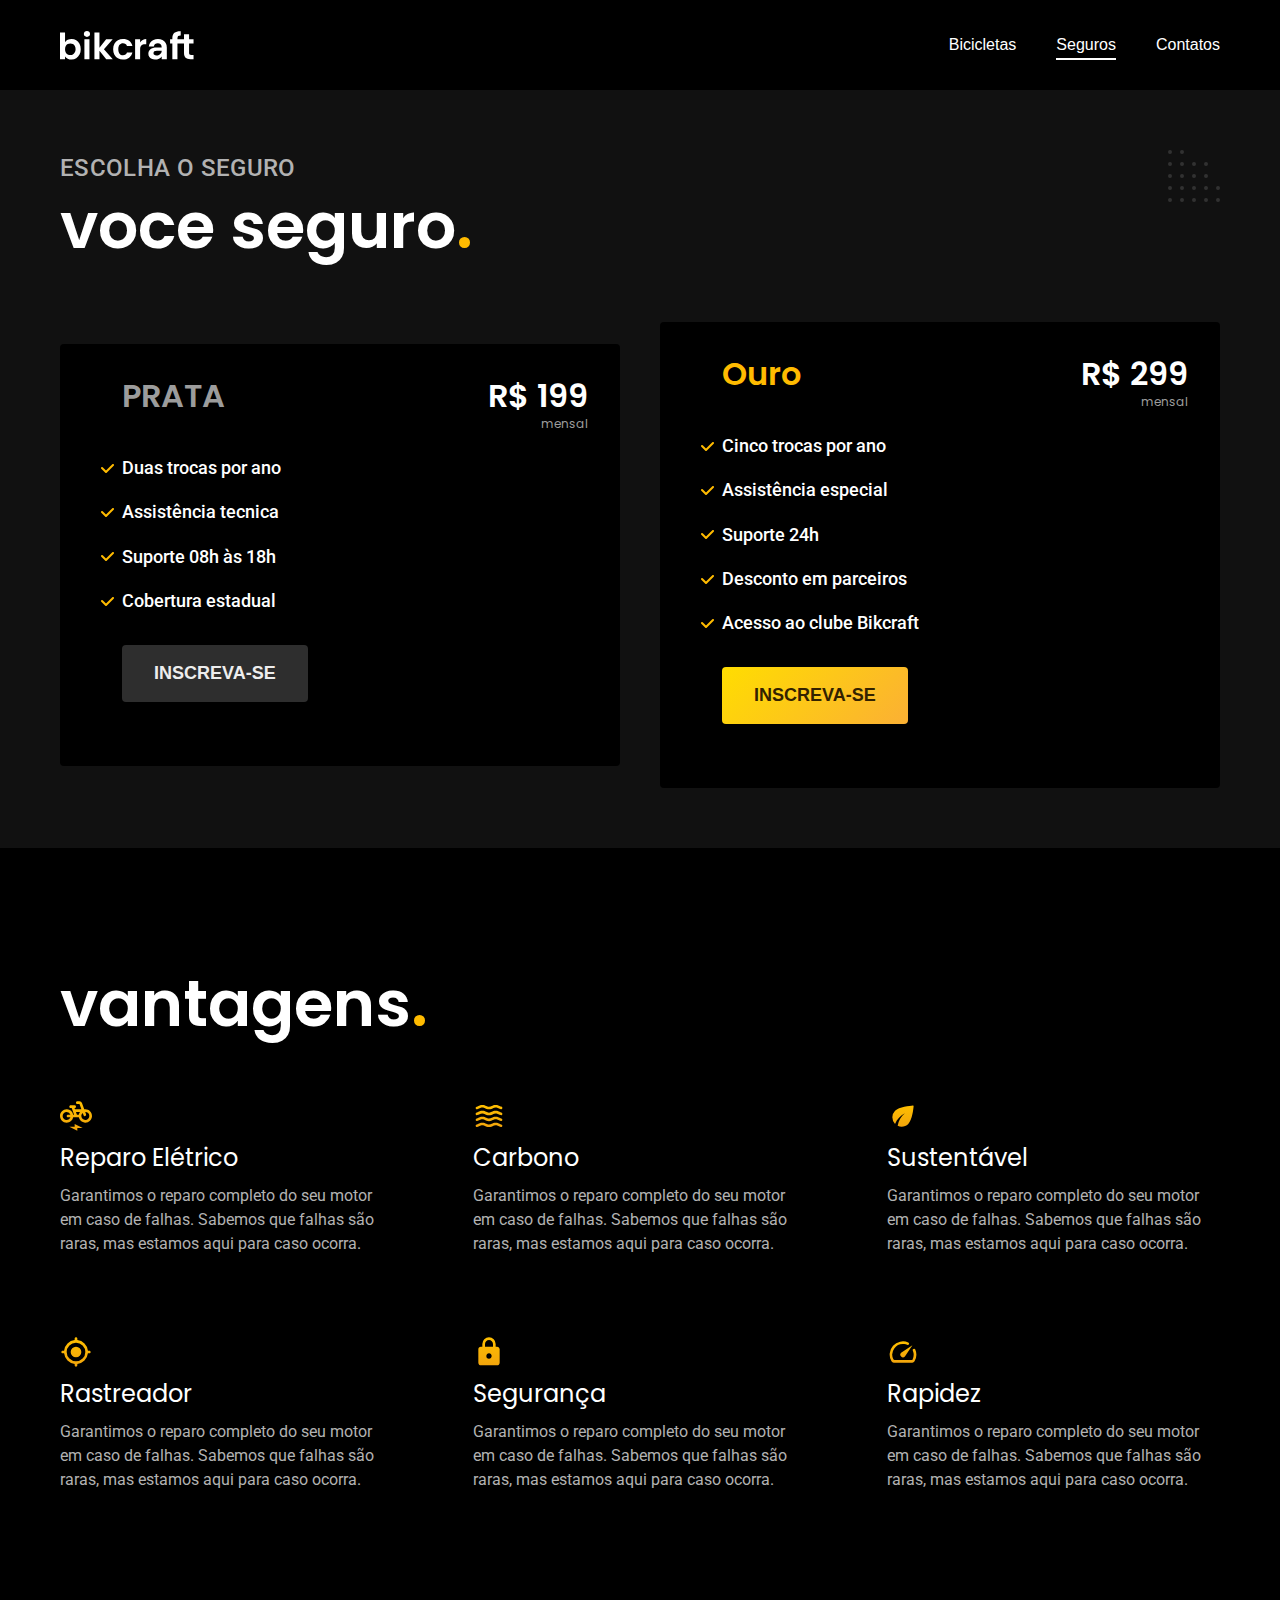
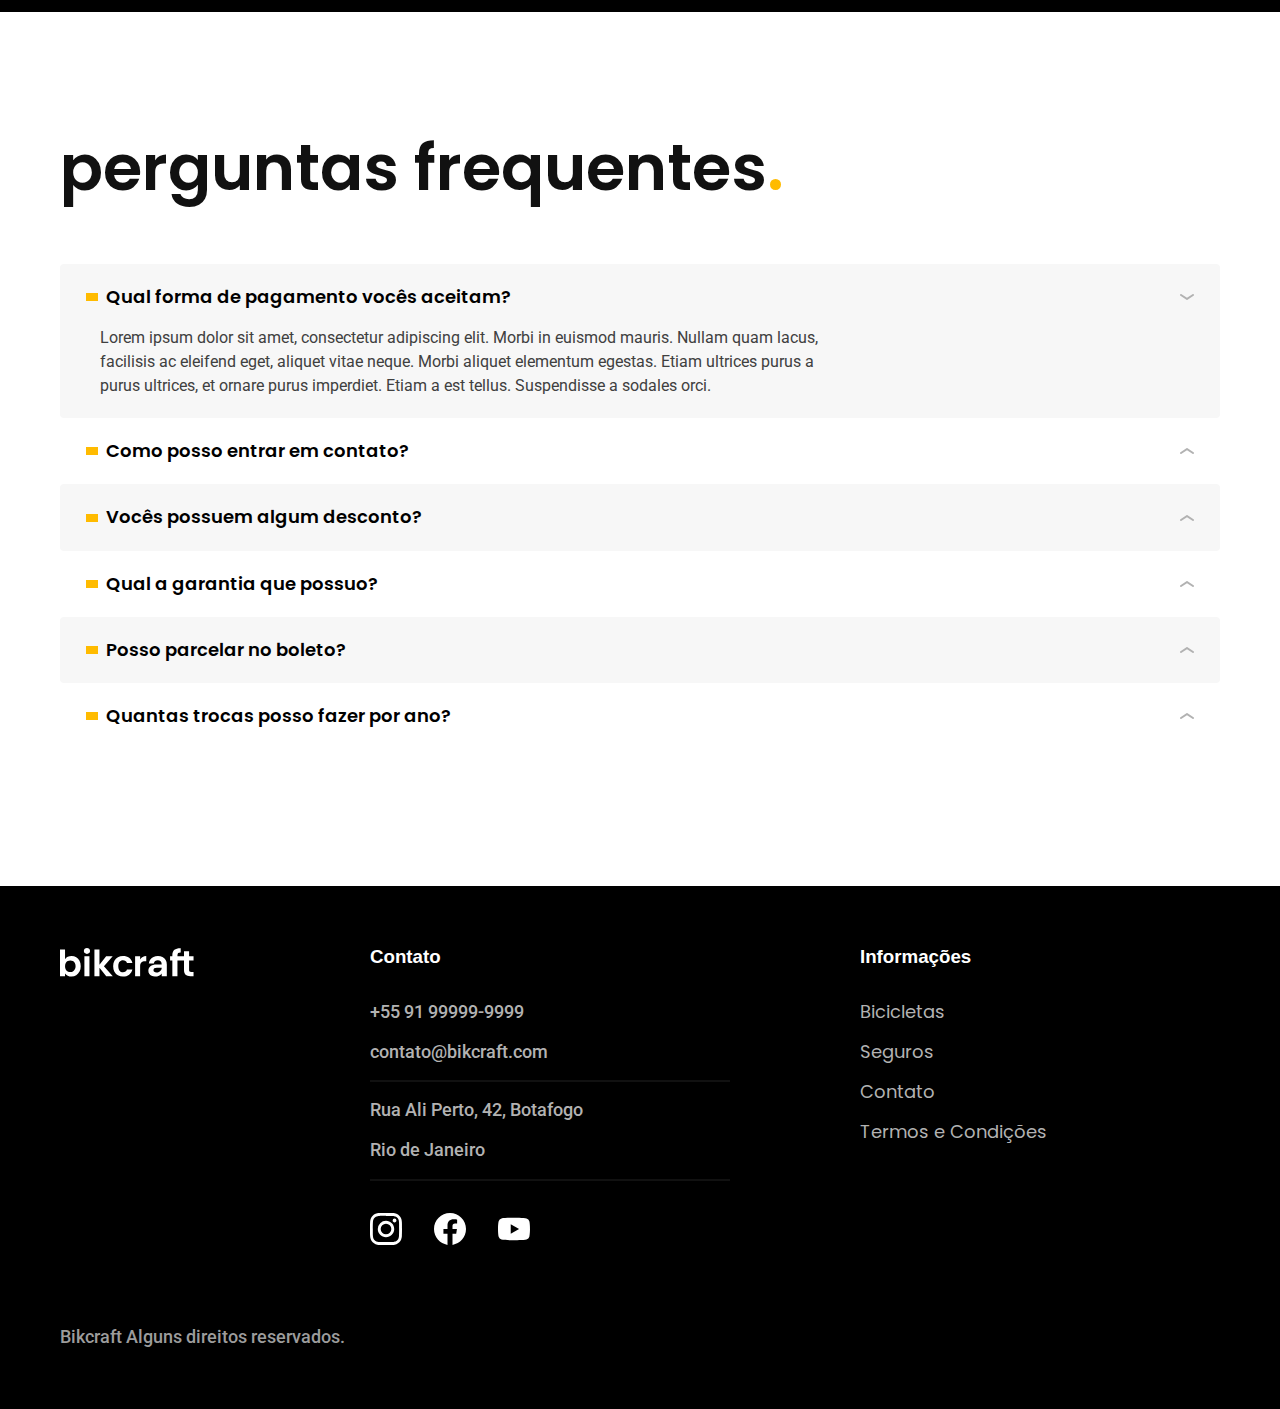
<file: seguros.html>
<!DOCTYPE html>
<html lang="pt-br">

<head>
  <meta charset="UTF-8">
  <meta name="viewport" content="width=device-width, initial-scale=1.0">
  <title>Seguros | Bikcraft</title>
  <meta name="description" content="Seguros.">
  <link rel="icon" href="./favicon.svg" type="image/svg+xml">
  <link rel="preload" href="./css/style.min.css" as="style">
  <link rel="stylesheet" href="./css/style.min.css">

  <link rel="preconnect" href="https://fonts.googleapis.com">
  <link rel="preconnect" href="https://fonts.gstatic.com" crossorigin>
  <link href="https://fonts.googleapis.com/css2?family=Merriweather:ital,wght@1,900&family=Poppins:wght@400;600&family=Roboto:wght@400;500&display=swap" rel="stylesheet">

  <script>document.documentElement.classList.add("js");</script>
</head>

<body id="seguros">
  <header class="header-bg">
    <div class="header container">
      <a href="./">
        <img src="./img/bikcraft.svg" alt="bikcraft">
      </a>
      <nav aria-label="primaria">
        <ul class="header-menu cor-0">
          <li><a href="./bicicletas.html">Bicicletas</a></li>
          <li><a href="./seguros.html">Seguros</a></li>
          <li><a href="./contatos.html">Contatos</a></li>
        </ul>
      </nav>
    </div>
  </header>

  <main class="seguros-bg">
    <div class="titulo-bg ">
      <div class="titulo container">
        <p class="font-2-l-b cor-5">Escolha o seguro</p>
        <h1 class="font-1-xxl cor-0">voce seguro<span class="cor-p1">.</span></h1>
      </div>
    </div>

    <div class="seguros container">
      <div class="seguros-item fadeInLeft" data-anime="400">
        <h3 class="font-1-xl cor-6">PRATA</h3>
        <span class="font-1-xl cor-0">R$ 199 <span class="font-1-xs cor-6">mensal</span></span>
        <ul class="font-2-m cor-0">
          <li>Duas trocas por ano</li>
          <li>Assistência tecnica</li>
          <li>Suporte 08h às 18h</li>
          <li>Cobertura estadual</li>
        </ul>
        <a class="botao secundario" href="./orcamento.html?tipo=seguro&produto=prata">Inscreva-se</a>
      </div>
      <div class="seguros-item fadeInRight" data-anime="400">
        <h3 class="font-1-xl cor-p1">Ouro</h3>
        <span class="font-1-xl cor-0">R$ 299 <span class="font-1-xs cor-6">mensal</span></span>
        <ul class="font-2-m cor-0">
          <li>Cinco trocas por ano</li>
          <li>Assistência especial</li>
          <li>Suporte 24h</li>
          <li>Desconto em parceiros</li>
          <li>Acesso ao clube Bikcraft</li>
        </ul>
        <a class="botao" href="./orcamento.html?tipo=seguro&produto=ouro">Inscreva-se</a>
      </div>
    </div>

  </main>

  <article class="vantagens-bg">
    <div class="vantagens container">
      <h2 class="font-1-xxl cor-0">vantagens<span class="cor-p1">.</span></h2>
      <ul>
        <li>
          <img src="./img/icones/eletrica.svg " alt="">
          <h3 class="font-1-l cor-0">Reparo Elétrico</h3>
          <p class="font-2-s cor-5">Garantimos o reparo completo do seu motor em caso de falhas. Sabemos que falhas são raras, mas estamos aqui para caso ocorra.</p>
        </li>
        <li>
          <img src="./img/icones/carbono.svg " alt="">
          <h3 class="font-1-l cor-0">Carbono</h3>
          <p class="font-2-s cor-5">Garantimos o reparo completo do seu motor em caso de falhas. Sabemos que falhas são raras, mas estamos aqui para caso ocorra.</p>
        </li>
        <li>
          <img src="./img/icones/sustentavel.svg " alt="">
          <h3 class="font-1-l cor-0">Sustentável</h3>
          <p class="font-2-s cor-5">Garantimos o reparo completo do seu motor em caso de falhas. Sabemos que falhas são raras, mas estamos aqui para caso ocorra.</p>
        </li>
        <li>
          <img src="./img/icones/rastreador.svg " alt="">
          <h3 class="font-1-l cor-0">Rastreador</h3>
          <p class="font-2-s cor-5">Garantimos o reparo completo do seu motor em caso de falhas. Sabemos que falhas são raras, mas estamos aqui para caso ocorra.</p>
        </li>
        <li>
          <img src="./img/icones/seguro.svg " alt="">
          <h3 class="font-1-l cor-0">Segurança</h3>
          <p class="font-2-s cor-5">Garantimos o reparo completo do seu motor em caso de falhas. Sabemos que falhas são raras, mas estamos aqui para caso ocorra.</p>
        </li>
        <li>
          <img src="./img/icones/velocidade.svg " alt="">
          <h3 class="font-1-l cor-0">Rapidez</h3>
          <p class="font-2-s cor-5">Garantimos o reparo completo do seu motor em caso de falhas. Sabemos que falhas são raras, mas estamos aqui para caso ocorra.</p>
        </li>
      </ul>
    </div>
  </article>

  <article class="perguntas container">
    <h2 class="font-1-xxl">perguntas frequentes<span class="cor-p1">.</span></h2>
    <dl>
      <div>
        <dt><button class="font-1-m-b" aria-controls="pergunta1" aria-expanded="true">Qual forma de pagamento vocês aceitam?</button></dt>
        <dd id="pergunta1" class="font-2-s cor-9 ativa">Lorem ipsum dolor sit amet, consectetur adipiscing elit. Morbi in euismod mauris. Nullam quam lacus, facilisis ac eleifend eget, aliquet vitae neque. Morbi aliquet elementum egestas. Etiam ultrices purus a purus ultrices, et ornare purus imperdiet. Etiam a est tellus. Suspendisse a sodales orci.</dd>
      </div>
      <div>
        <dt><button class="font-1-m-b" aria-controls="pergunta2" aria-expanded="false">Como posso entrar em contato?</button></dt>
        <dd id="pergunta2" class="font-2-s cor-9">Lorem ipsum dolor sit amet, consectetur adipiscing elit. Morbi in euismod mauris. Nullam quam lacus, facilisis ac eleifend eget, aliquet vitae neque. Morbi aliquet elementum egestas. Etiam ultrices purus a purus ultrices, et ornare purus imperdiet. Etiam a est tellus. Suspendisse a sodales orci.</dd>
      </div>
      <div>
        <dt><button class="font-1-m-b" aria-controls="pergunta3" aria-expanded="false">Vocês possuem algum desconto?</button></dt>
        <dd id="pergunta3" class="font-2-s cor-9">Lorem ipsum dolor sit amet, consectetur adipiscing elit. Morbi in euismod mauris. Nullam quam lacus, facilisis ac eleifend eget, aliquet vitae neque. Morbi aliquet elementum egestas. Etiam ultrices purus a purus ultrices, et ornare purus imperdiet. Etiam a est tellus. Suspendisse a sodales orci.</dd>
      </div>
      <div>
        <dt><button class="font-1-m-b" aria-controls="pergunta4" aria-expanded="false">Qual a garantia que possuo?</button></dt>
        <dd id="pergunta4" class="font-2-s cor-9">Lorem ipsum dolor sit amet, consectetur adipiscing elit. Morbi in euismod mauris. Nullam quam lacus, facilisis ac eleifend eget, aliquet vitae neque. Morbi aliquet elementum egestas. Etiam ultrices purus a purus ultrices, et ornare purus imperdiet. Etiam a est tellus. Suspendisse a sodales orci.</dd>
      </div>
      <div>
        <dt><button class="font-1-m-b" aria-controls="pergunta5" aria-expanded="false">Posso parcelar no boleto?</button></dt>
        <dd id="pergunta5" class="font-2-s cor-9">Lorem ipsum dolor sit amet, consectetur adipiscing elit. Morbi in euismod mauris. Nullam quam lacus, facilisis ac eleifend eget, aliquet vitae neque. Morbi aliquet elementum egestas. Etiam ultrices purus a purus ultrices, et ornare purus imperdiet. Etiam a est tellus. Suspendisse a sodales orci.</dd>
      </div>
      <div>
        <dt><button class="font-1-m-b" aria-controls="pergunta6" aria-expanded="false">Quantas trocas posso fazer por ano?</button></dt>
        <dd id="pergunta6" class="font-2-s cor-9">Lorem ipsum dolor sit amet, consectetur adipiscing elit. Morbi in euismod mauris. Nullam quam lacus, facilisis ac eleifend eget, aliquet vitae neque. Morbi aliquet elementum egestas. Etiam ultrices purus a purus ultrices, et ornare purus imperdiet. Etiam a est tellus. Suspendisse a sodales orci.</dd>
      </div>
    </dl>
  </article>

  <footer class="footer-bg">
    <div class="footer container">
      <img src="./img/bikcraft.svg" alt="Bikcraft">
      <div class="footer-contato">
        <h3 class="font-2-lb cor-0">Contato</h3>
        <ul class="font-2-m cor-5">
          <li><a href="tel:+5591999999999">+55 91 99999-9999</a></li>
          <li><a href="mailto:contato@bikcraft.com">contato@bikcraft.com</a></li>
          <li>Rua Ali Perto, 42, Botafogo</li>
          <li>Rio de Janeiro</li>
        </ul>
        <div class="footer-redes">
          <a href="./">
            <img src="./img/redes/instagram.svg" alt="Instagram">
          </a>
          <a href="./">
            <img src="./img/redes/facebook.svg" alt="Facebook">
          </a>
          <a href="./">
            <img src="./img/redes/youtube.svg" alt="Youtube">
          </a>
        </div>
      </div>
      <div class="footer-informacoes">
        <h3 class="font-2-lb cor-0">Informações</h3>
        <nav>
          <ul class="font-1-m cor-5">
            <li><a href="./bicicletas.html">Bicicletas</a></li>
            <li><a href="./seguros.html">Seguros</a></li>
            <li><a href="./contato.html">Contato</a></li>
            <li><a href="./termos.html">Termos e Condições</a></li>
          </ul>
        </nav>
      </div>
      <p class="footer-copy font-2-m cor-6">Bikcraft Alguns direitos reservados.</p>
    </div>
  </footer>
  <script src="./js/plugins/simple-anime.js"></script>
  <script src="./js/script.js"></script>
</body>

</html>
</file>
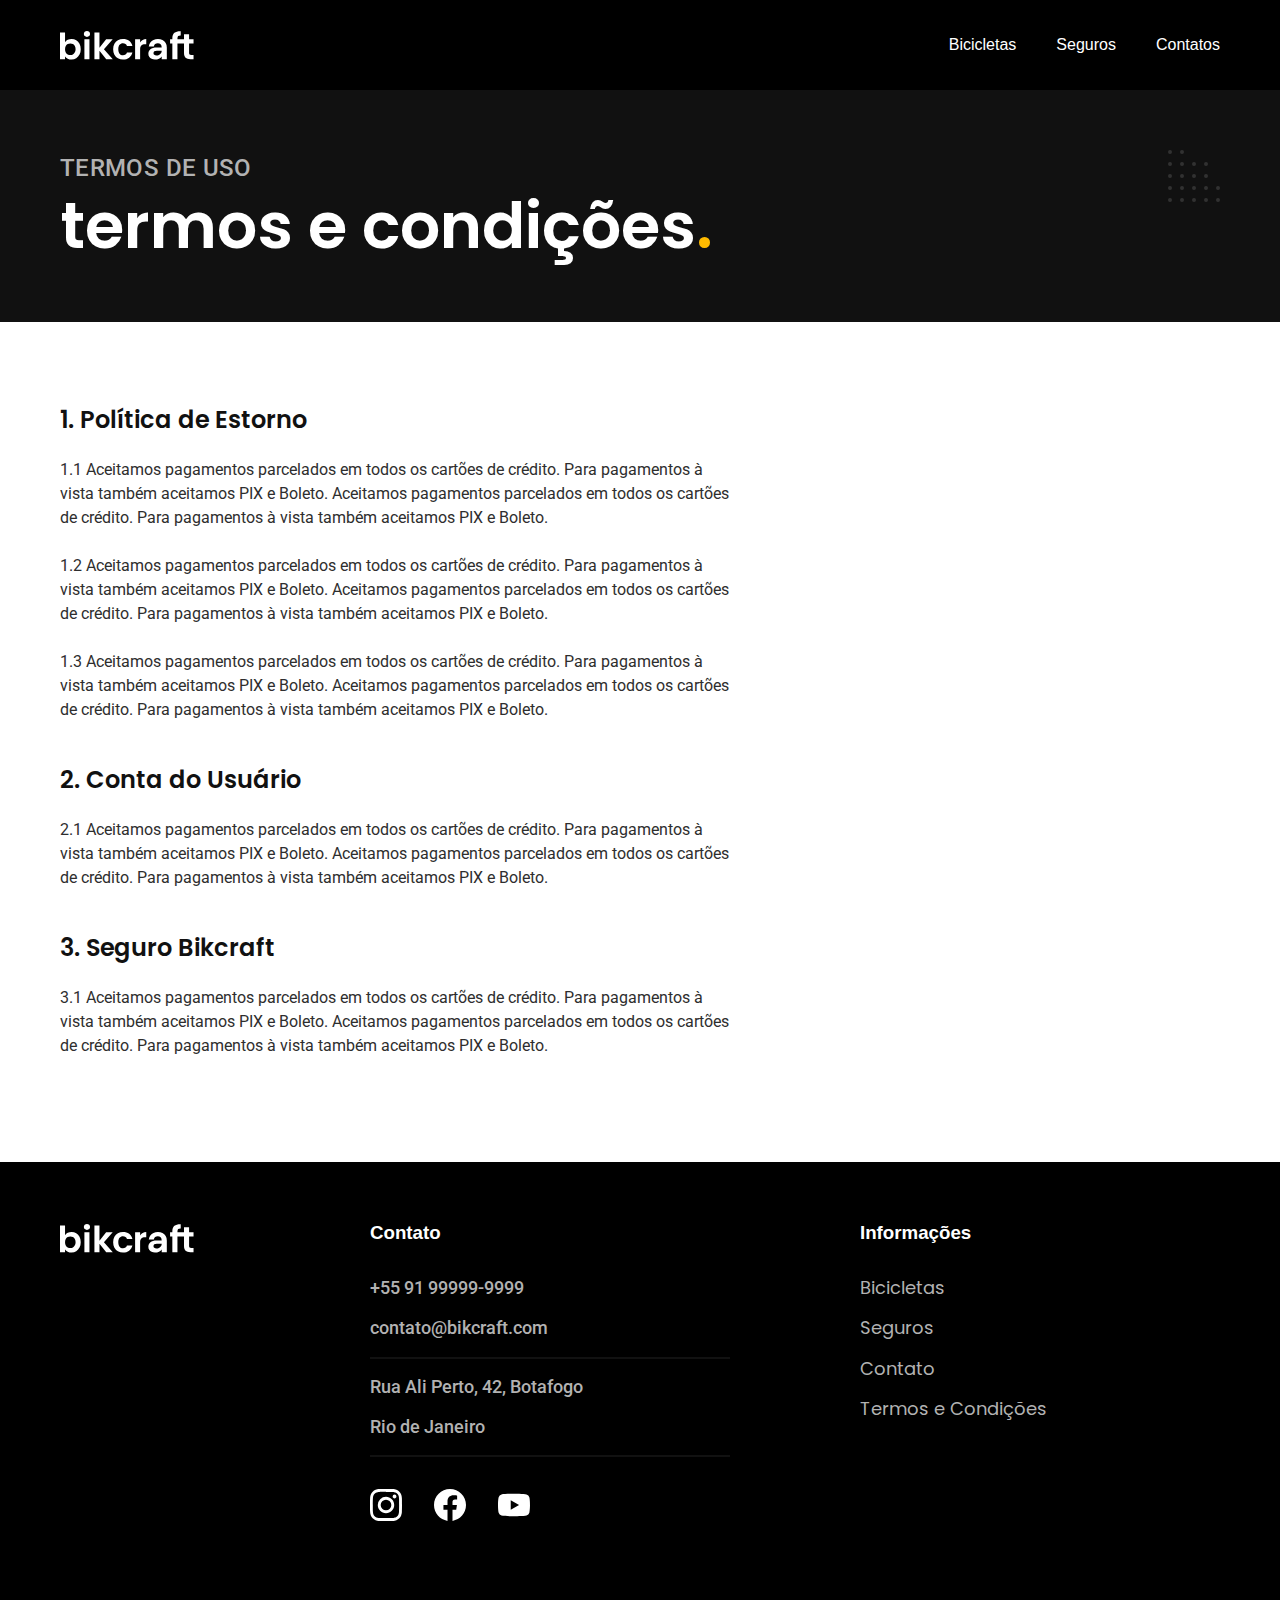
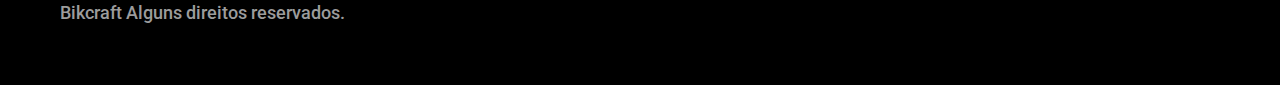
<file: termos.html>
<!DOCTYPE html>
<html lang="pt-br">

<head>
  <meta charset="UTF-8">
  <meta name="viewport" content="width=device-width, initial-scale=1.0">
  <title>Termos e Condições | Bikcraft</title>
  <meta name="description" content="Termos e condições.">
  <link rel="icon" href="./favicon.svg" type="image/svg+xml">
  <link rel="preload" href="./css/style.min.css" as="style">
  <link rel="stylesheet" href="./css/style.min.css">

  <link rel="preconnect" href="https://fonts.googleapis.com">
  <link rel="preconnect" href="https://fonts.gstatic.com" crossorigin>
  <link href="https://fonts.googleapis.com/css2?family=Merriweather:ital,wght@1,900&family=Poppins:wght@400;600&family=Roboto:wght@400;500&display=swap" rel="stylesheet">

  <script>document.documentElement.classList.add("js");</script>
</head>

<body id="termos">
  <header class="header-bg">
    <div class="header container">
      <a href="./">
        <img src="./img/bikcraft.svg" alt="bikcraft">
      </a>
      <nav aria-label="primaria">
        <ul class="header-menu cor-0">
          <li><a href="./bicicletas.html">Bicicletas</a></li>
          <li><a href="./seguros.html">Seguros</a></li>
          <li><a href="./contatos.html">Contatos</a></li>
        </ul>
      </nav>
    </div>
  </header>

  <main>
    <div class="titulo-bg ">
      <div class="titulo container">
        <p class="font-2-l-b cor-5">Termos de uso</p>
        <h1 class="font-1-xxl cor-0">termos e condições<span class="cor-p1">.</span></h1>
      </div>
    </div>
    <div class="termos font-2-s cor-10 container">
      <h2 class="font-1-l cor-11">1. Política de Estorno</h2>
      <p>1.1 Aceitamos pagamentos parcelados em todos os cartões de crédito. Para pagamentos à vista também aceitamos PIX e Boleto. Aceitamos pagamentos parcelados em todos os cartões de crédito. Para pagamentos à vista também aceitamos PIX e Boleto.</p>
      <p>1.2 Aceitamos pagamentos parcelados em todos os cartões de crédito. Para pagamentos à vista também aceitamos PIX e Boleto. Aceitamos pagamentos parcelados em todos os cartões de crédito. Para pagamentos à vista também aceitamos PIX e Boleto.</p>
      <p>1.3 Aceitamos pagamentos parcelados em todos os cartões de crédito. Para pagamentos à vista também aceitamos PIX e Boleto. Aceitamos pagamentos parcelados em todos os cartões de crédito. Para pagamentos à vista também aceitamos PIX e Boleto.</p>
      <h2 class="font-1-l cor-11">2. Conta do Usuário</h2>
      <p>2.1 Aceitamos pagamentos parcelados em todos os cartões de crédito. Para pagamentos à vista também aceitamos PIX e Boleto. Aceitamos pagamentos parcelados em todos os cartões de crédito. Para pagamentos à vista também aceitamos PIX e Boleto.</p>
      <h2 class="font-1-l cor-11">3. Seguro Bikcraft</h2>
      <p>3.1 Aceitamos pagamentos parcelados em todos os cartões de crédito. Para pagamentos à vista também aceitamos PIX e Boleto. Aceitamos pagamentos parcelados em todos os cartões de crédito. Para pagamentos à vista também aceitamos PIX e Boleto.</p>
    </div>
  </main>

  <footer class="footer-bg">
    <div class="footer container">
      <img src="./img/bikcraft.svg" alt="Bikcraft">
      <div class="footer-contato">
        <h3 class="font-2-lb cor-0">Contato</h3>
        <ul class="font-2-m cor-5">
          <li><a href="tel:+5591999999999">+55 91 99999-9999</a></li>
          <li><a href="mailto:contato@bikcraft.com">contato@bikcraft.com</a></li>
          <li>Rua Ali Perto, 42, Botafogo</li>
          <li>Rio de Janeiro</li>
        </ul>
        <div class="footer-redes">
          <a href="./">
            <img src="./img/redes/instagram.svg" alt="Instagram">
          </a>
          <a href="./">
            <img src="./img/redes/facebook.svg" alt="Facebook">
          </a>
          <a href="./">
            <img src="./img/redes/youtube.svg" alt="Youtube">
          </a>
        </div>
      </div>
      <div class="footer-informacoes">
        <h3 class="font-2-lb cor-0">Informações</h3>
        <nav>
          <ul class="font-1-m cor-5">
            <li><a href="./bicicletas.html">Bicicletas</a></li>
            <li><a href="./seguros.html">Seguros</a></li>
            <li><a href="./contato.html">Contato</a></li>
            <li><a href="./termos.html">Termos e Condições</a></li>
          </ul>
        </nav>
      </div>
      <p class="footer-copy font-2-m cor-6">Bikcraft Alguns direitos reservados.</p>
    </div>
  </footer>
  <script src="./js/script.js"></script>
</body>

</html>
</file>
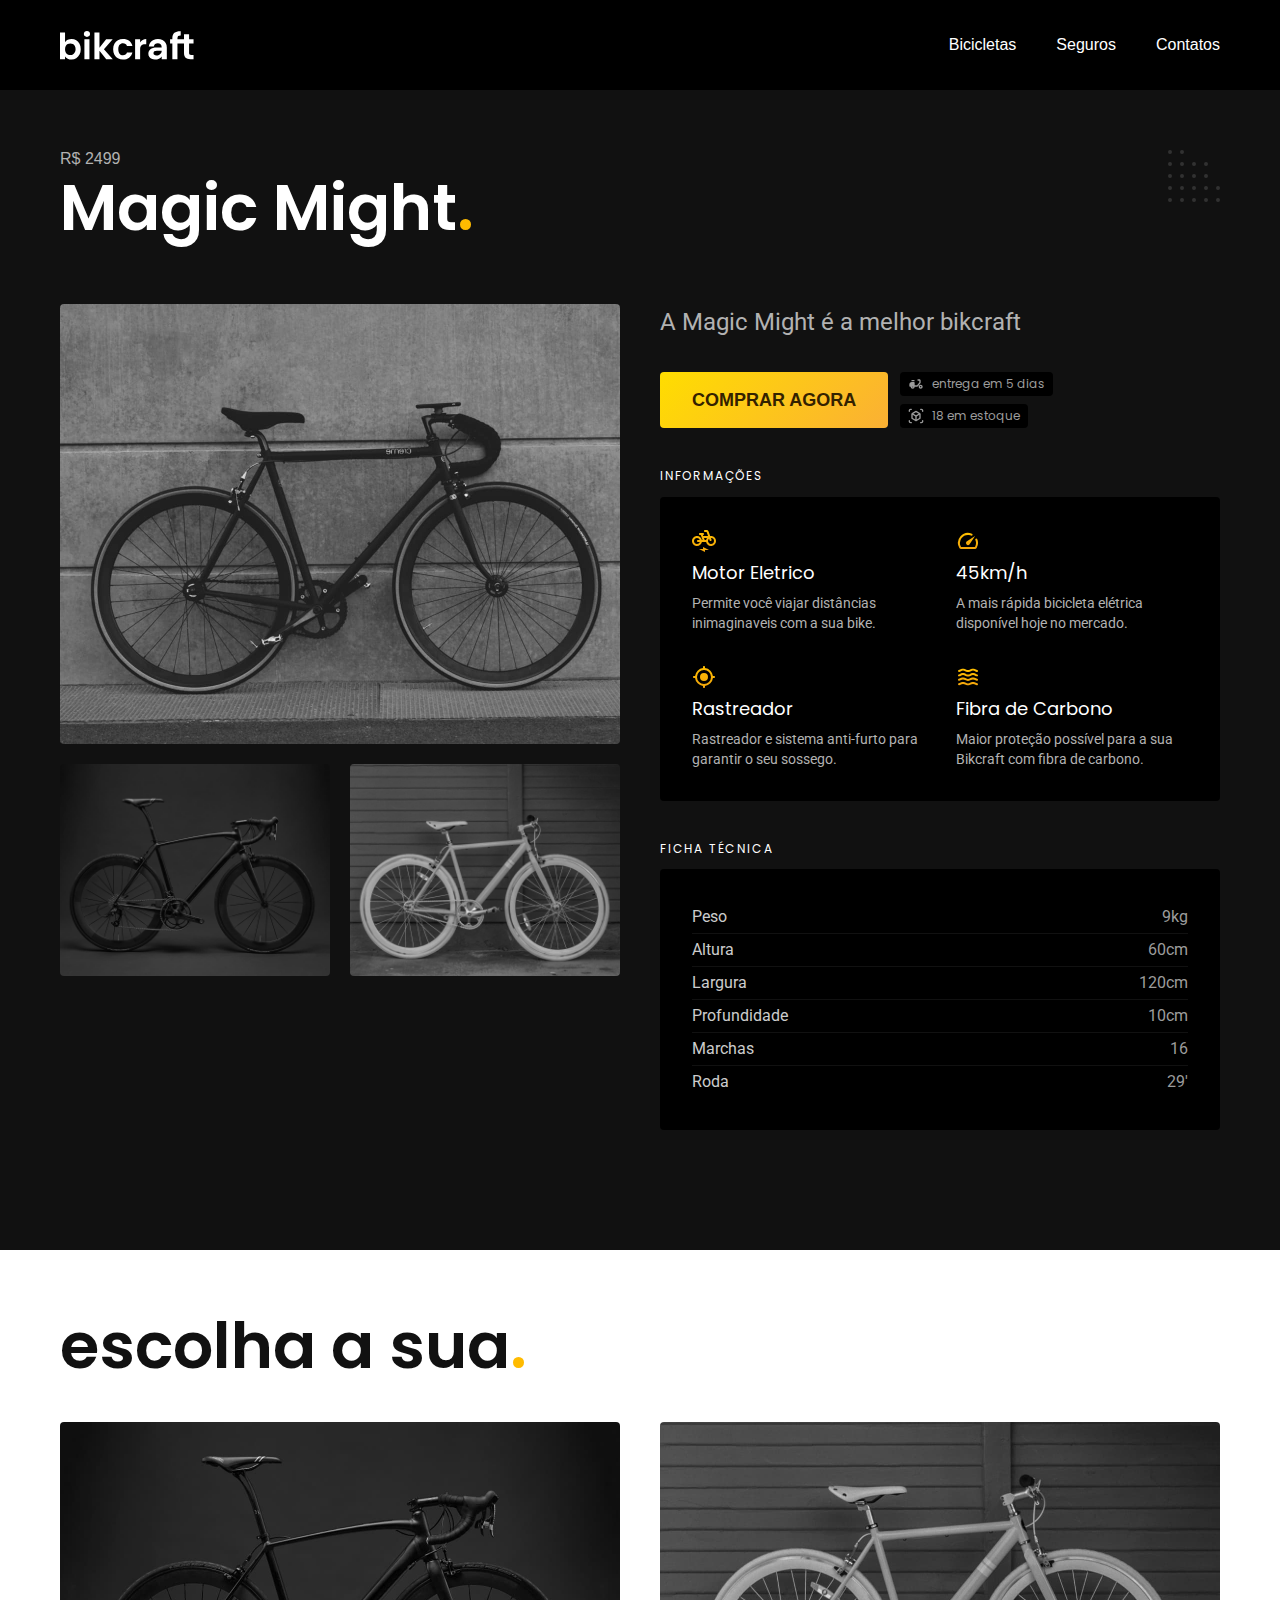
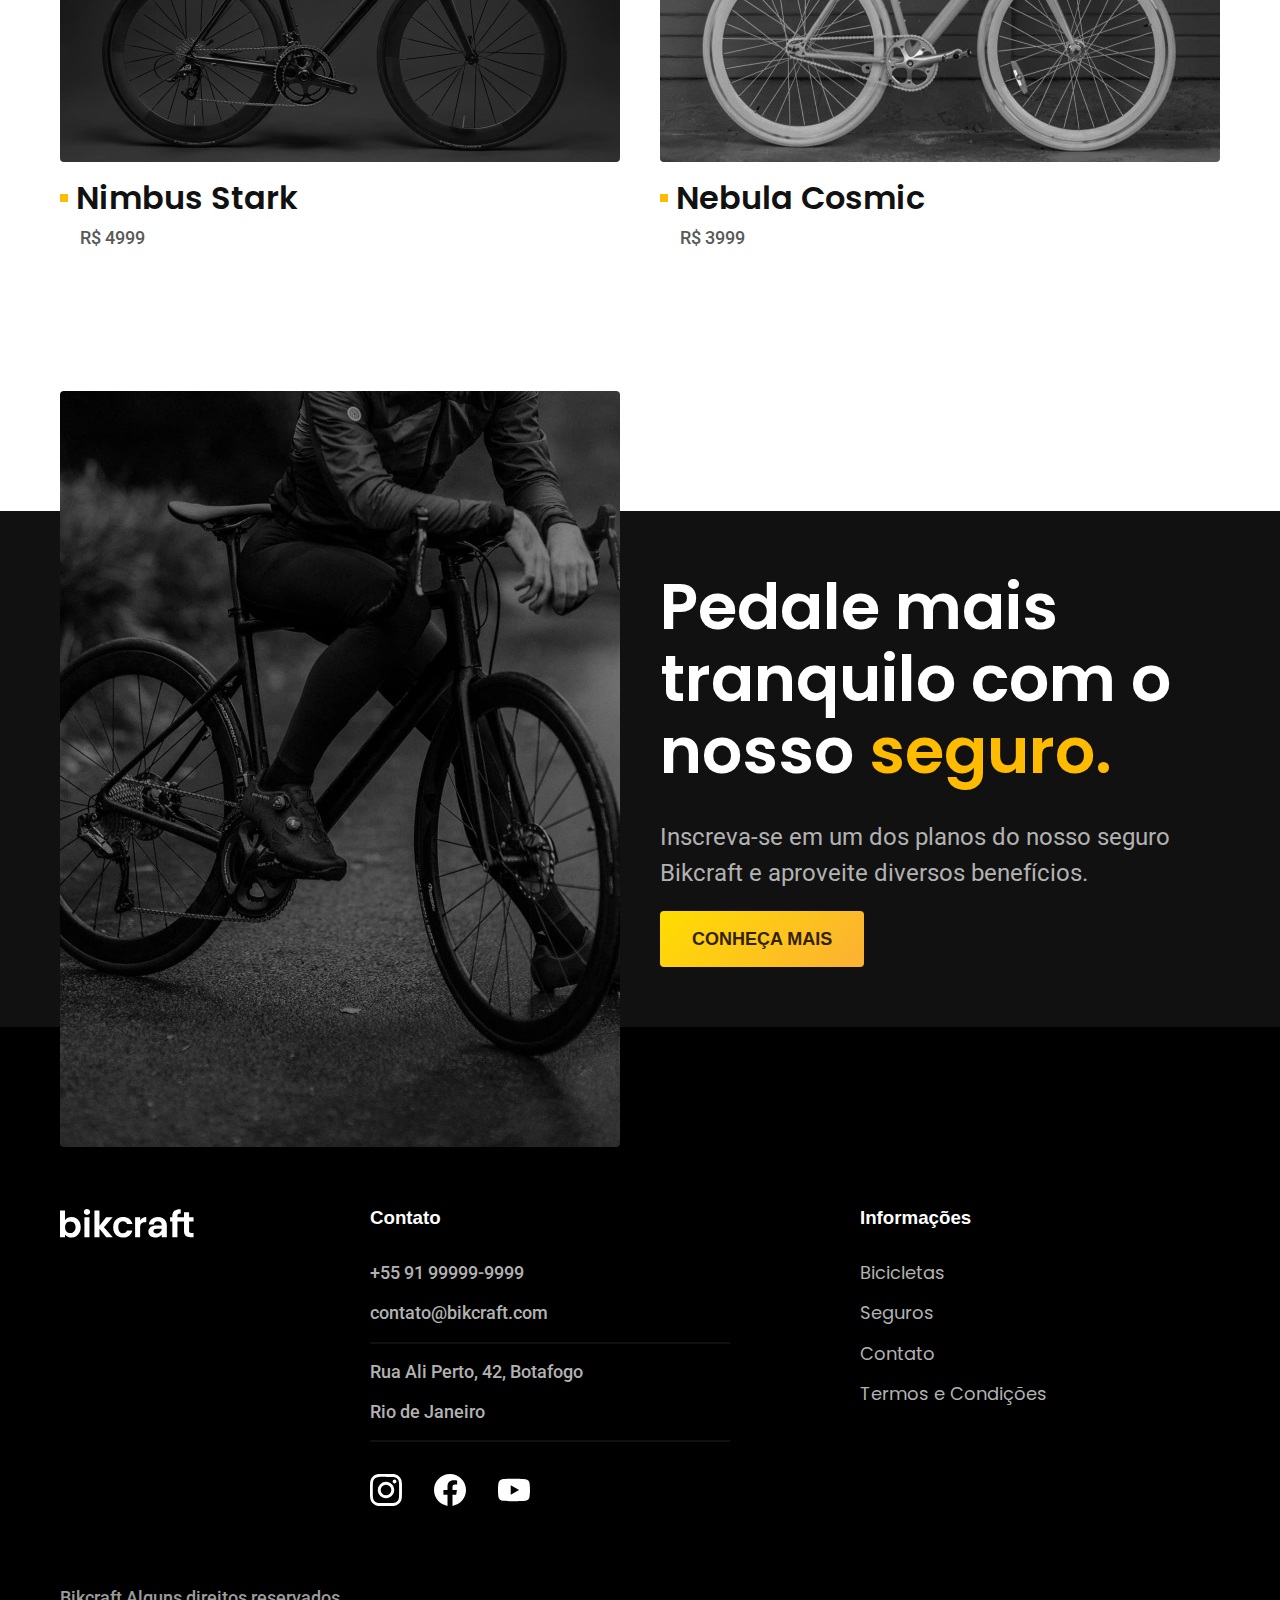
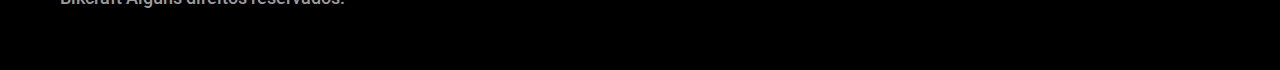
<file: bicicletas/magic.html>
<!DOCTYPE html>
<html lang="pt-br">

<head>
  <meta charset="UTF-8">
  <meta name="viewport" content="width=device-width, initial-scale=1.0">

  <title>Magic | Bikcraft</title>
  <meta name="description" content="Magic.">

  <link rel="icon" href="../favicon.svg" type="image/svg+xml">
  <link rel="stylesheet" href="../css/style.min.css">

  <link rel="preconnect" href="https://fonts.googleapis.com">
  <link rel="preconnect" href="https://fonts.gstatic.com" crossorigin>
  <link href="https://fonts.googleapis.com/css2?family=Merriweather:ital,wght@1,900&family=Poppins:wght@400;600&family=Roboto:wght@400;500&display=swap" rel="stylesheet">

  <script>document.documentElement.classList.add("js");</script>
</head>

<body id="bicicleta">
  <header class="header-bg">
    <div class="header container">
      <a href="../">
        <img src="../img/bikcraft.svg" alt="bikcraft">
      </a>
      <nav aria-label="primaria">
        <ul class="header-menu cor-0">
          <li><a href="../bicicletas.html">Bicicletas</a></li>
          <li><a href="../seguros.html">Seguros</a></li>
          <li><a href="../contatos.html">Contatos</a></li>
        </ul>
      </nav>
    </div>
  </header>

  <main class="titulo-bg">
    <div>
      <div class="titulo container">
        <p class="font-2-x-l cor-5">R$ 2499</p>
        <h1 class="font-1-xxl cor-0">Magic Might<span class="cor-p1">.</span></h1>
      </div>
    </div>
    <div class="bicicleta container">
      <div class="bicicleta-imagens">
        <img src="../img/bicicleta/nimbus2.jpg" alt="Bicicleta 1">
        <img src="../img/bicicleta/nimbus1.jpg" alt="Bicicleta 2">
        <img src="../img/bicicleta/nimbus3.jpg" alt="Bicicleta 3">
      </div>
      <div class="bicicleta-conteudo">
        <p class="font-2-l cor-5">A Magic Might é a melhor bikcraft</p>
        <div class="bicicleta-comprar">
          <a class="botao" href="../orcamento.html?tipo=bikcraft&produto=magic">Comprar Agora</a>
          <span class="font-1-xs cor-6"><img src="../img/icones/entrega.svg" alt=""> entrega em 5 dias</span>
          <span class="font-1-xs cor-6"><img src="../img/icones/estoque.svg" alt=""> 18 em estoque</span>
        </div>
        <h2 class="font-1-xs cor-0">Informações</h2>
        <ul class="bicicleta-informacoes">
          <li>
            <img src="../img/icones/eletrica.svg" alt="">
            <h3 class="font-1-m cor-0">Motor Eletrico</h3>
            <p class="font-2-xs cor-5">Permite você viajar distâncias inimaginaveis com a sua bike.
            </p>
          </li>
          <li>
            <img src="../img/icones/velocidade.svg" alt="">
            <h3 class="font-1-m cor-0">45km/h</h3>
            <p class="font-2-xs cor-5">A mais rápida bicicleta elétrica disponível hoje no mercado.
            </p>
          </li>
          <li>
            <img src="../img/icones/rastreador.svg" alt="">
            <h3 class="font-1-m cor-0">Rastreador</h3>
            <p class="font-2-xs cor-5">Rastreador e sistema anti-furto para garantir o seu sossego.
            </p>
          </li>
          <li>
            <img src="../img/icones/carbono.svg" alt="">
            <h3 class="font-1-m cor-0">Fibra de Carbono</h3>
            <p class="font-2-xs cor-5">Maior proteção possível para a sua Bikcraft com fibra de carbono.
            </p>
          </li>
        </ul>
        <h2 class="font-1-xs cor-0">Ficha Técnica</h2>
        <ul class="bicicleta-ficha font-2-s cor-4">
          <li>Peso <span>9kg</span></li>
          <li>Altura <span>60cm</span></li>
          <li>Largura <span>120cm</span></li>
          <li>Profundidade <span>10cm</span></li>
          <li>Marchas <span>16</span></li>
          <li>Roda <span>29'</span></li>
        </ul>
      </div>
    </div>
    </div>
  </main>

  <article class="bicicletas-lista container">
    <h2 class="font-1-xxl">escolha a sua<span class="cor-p1">.</span></h2>
    <ul>
      <li>
        <a href="./nimbus.html">
          <img src="../img/bicicletas/nimbus.jpg" alt="">
          <h3 class="font-1-xl">Nimbus Stark</h3>
          <span class="font-2-m cor-8">R$ 4999</span>
        </a>
      </li>
      <li>
        <a href="./nebula.html">
          <img src="../img/bicicletas/nebula.jpg" alt="">
          <h3 class="font-1-xl">Nebula Cosmic</h3>
          <span class="font-2-m cor-8">R$ 3999</span>
        </a>
      </li>
    </ul>
  </article>

  <article class="seguro-bg">
    <div class="seguro container">
      <div class="seguro-imagem">
        <img src="../img/fotos/seguros.jpg" alt="Pessoa parada em cima de uma bicicleta">
      </div>
      <div class="seguro-conteudo">
        <h2 class="font-1-xxl cor-0">Pedale mais tranquilo com o nosso <span class="cor-p1">seguro.</span></h2>
        <p class="font-2-l cor-5">Inscreva-se em um dos planos do nosso seguro Bikcraft e aproveite diversos benefícios.</p>
        <a class="botao" href="../seguros.html">Conheça Mais</a>
      </div>
    </div>
  </article>

  <footer class="footer-bg">
    <div class="footer container">
      <img src="../img/bikcraft.svg" alt="Bikcraft">
      <div class="footer-contato">
        <h3 class="font-2-lb cor-0">Contato</h3>
        <ul class="font-2-m cor-5">
          <li><a href="tel:+5591999999999">+55 91 99999-9999</a></li>
          <li><a href="mailto:contato@bikcraft.com">contato@bikcraft.com</a></li>
          <li>Rua Ali Perto, 42, Botafogo</li>
          <li>Rio de Janeiro</li>
        </ul>
        <div class="footer-redes">
          <a href="../">
            <img src="../img/redes/instagram.svg" alt="Instagram">
          </a>
          <a href="../">
            <img src="../img/redes/facebook.svg" alt="Facebook">
          </a>
          <a href="../">
            <img src="../img/redes/youtube.svg" alt="Youtube">
          </a>
        </div>
      </div>
      <div class="footer-informacoes">
        <h3 class="font-2-lb cor-0">Informações</h3>
        <nav>
          <ul class="font-1-m cor-5">
            <li><a href="../bicicletas.html">Bicicletas</a></li>
            <li><a href="../seguros.html">Seguros</a></li>
            <li><a href="../contato.html">Contato</a></li>
            <li><a href="../termos.html">Termos e Condições</a></li>
          </ul>
        </nav>
      </div>
      <p class="footer-copy font-2-m cor-6">Bikcraft Alguns direitos reservados.</p>
    </div>
  </footer>
  <script src="../js/script.js"></script>
</body>

</html>
</file>
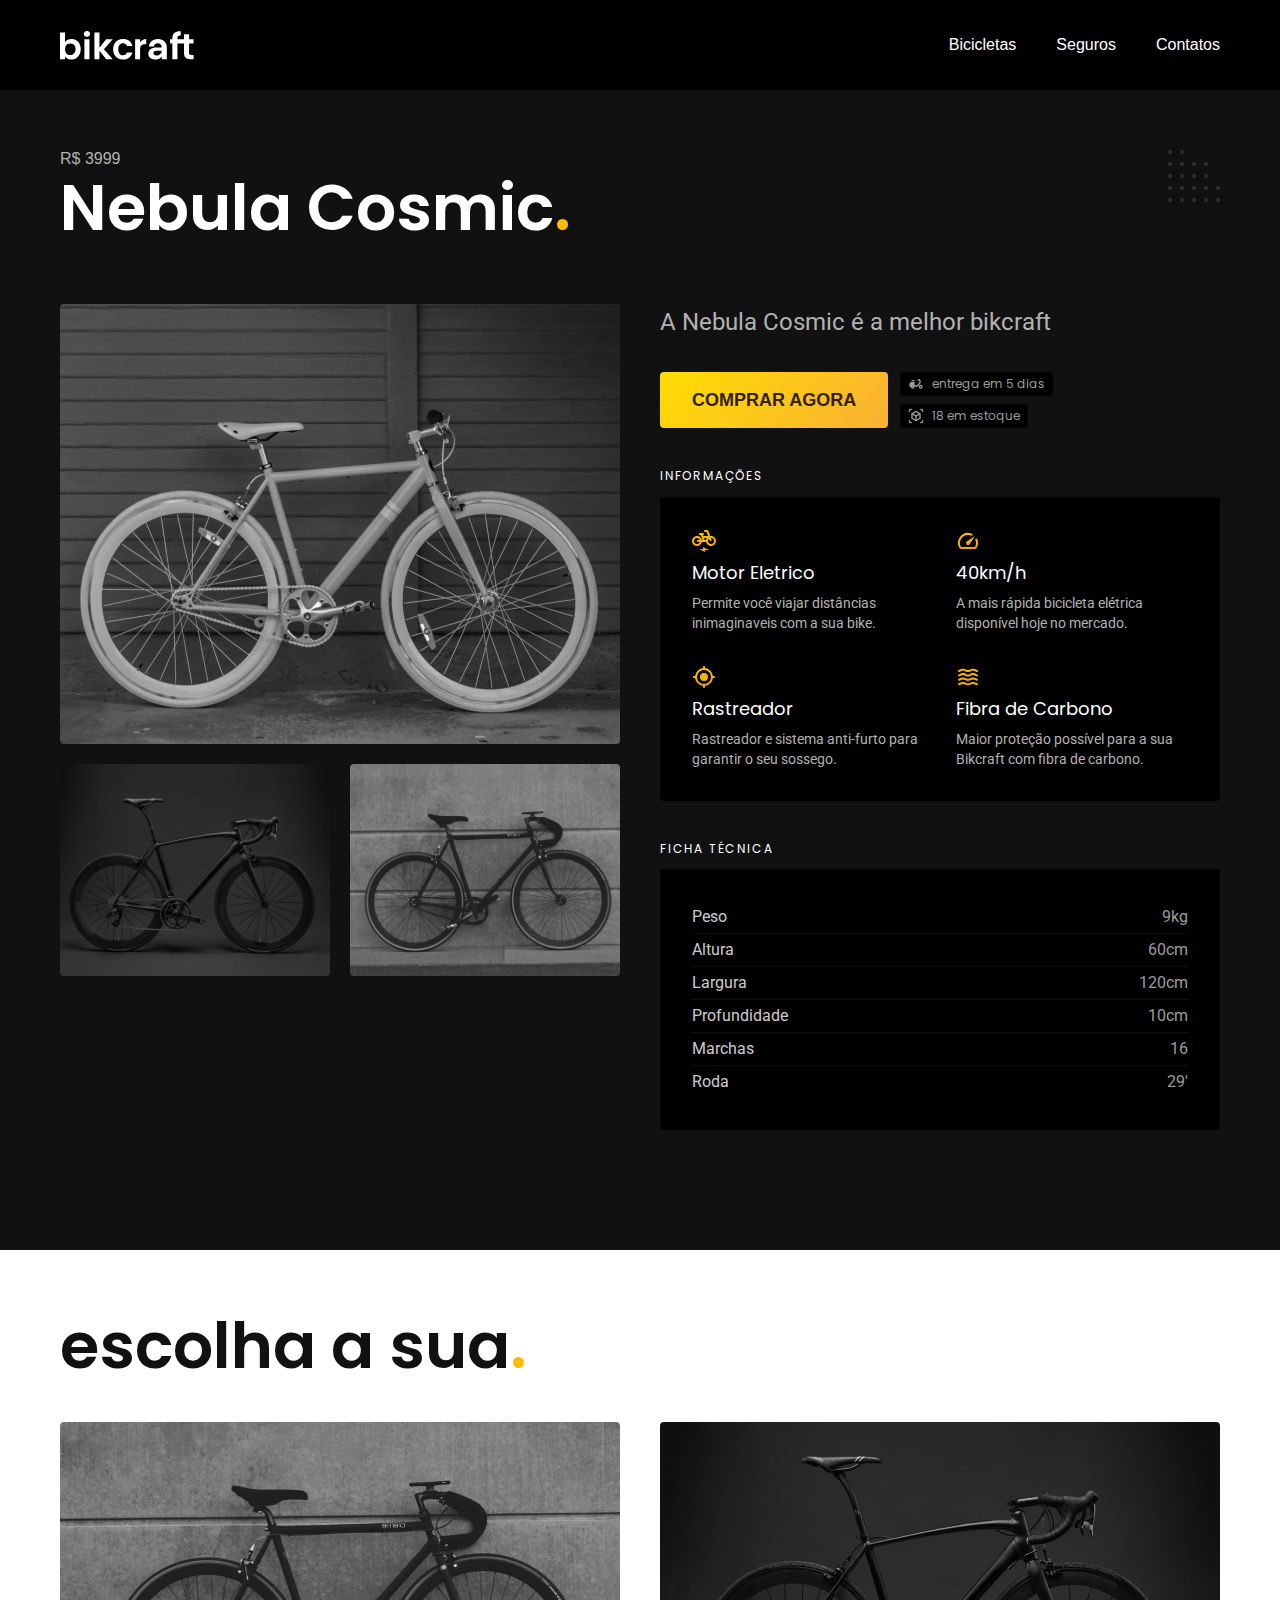
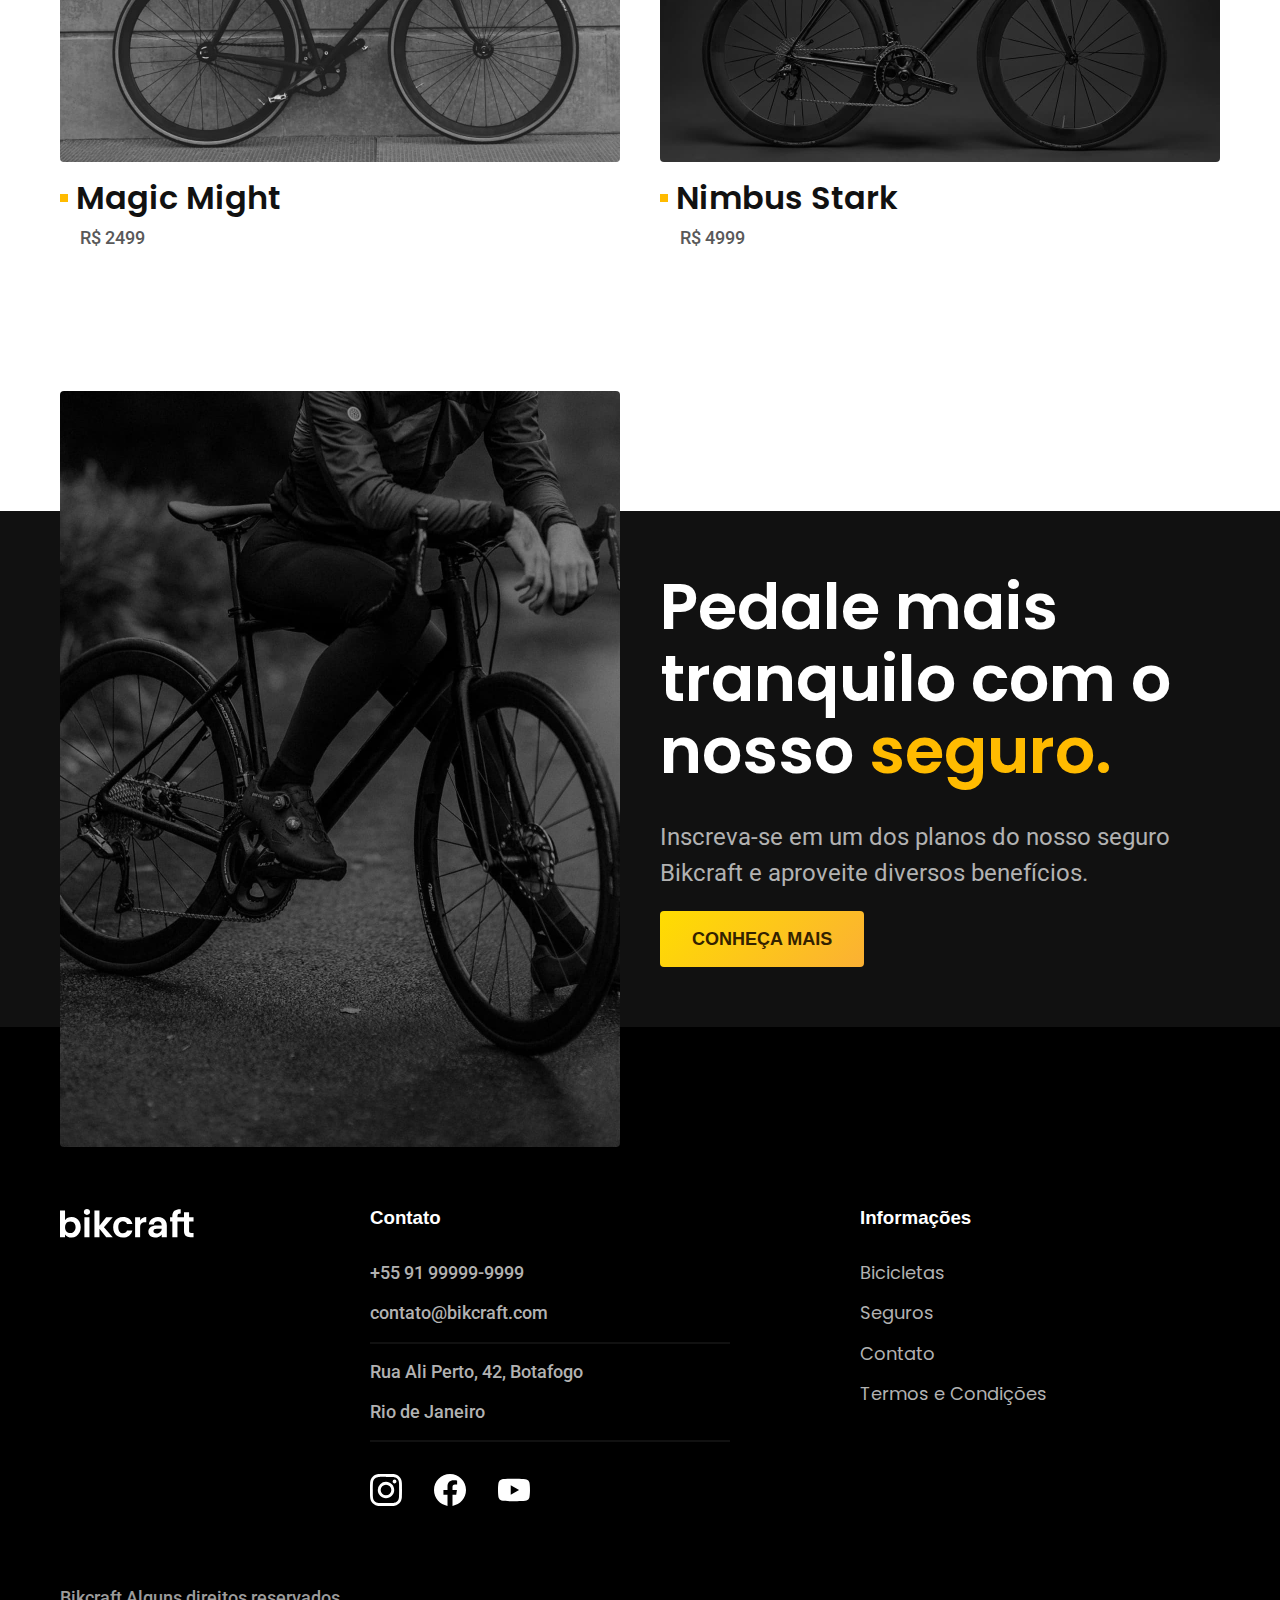
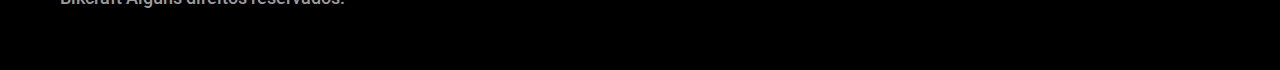
<file: bicicletas/nebula.html>
<!DOCTYPE html>
<html lang="pt-br">

<head>
  <meta charset="UTF-8">
  <meta name="viewport" content="width=device-width, initial-scale=1.0">
  <title>Nebula | Bikcraft</title>
  <meta name="description" content="Nebula.">

  <link rel="icon" href="./favicon.svg" type="image/svg+xml">
  <link rel="stylesheet" href="../css/style.min.css">

  <link rel="preconnect" href="https://fonts.googleapis.com">
  <link rel="preconnect" href="https://fonts.gstatic.com" crossorigin>
  <link href="https://fonts.googleapis.com/css2?family=Merriweather:ital,wght@1,900&family=Poppins:wght@400;600&family=Roboto:wght@400;500&display=swap" rel="stylesheet">

  <script>document.documentElement.classList.add("js");</script>
</head>

<body id="bicicleta">
  <header class="header-bg">
    <div class="header container">
      <a href="../">
        <img src="../img/bikcraft.svg" alt="bikcraft">
      </a>
      <nav aria-label="primaria">
        <ul class="header-menu cor-0">
          <li><a href="../bicicletas.html">Bicicletas</a></li>
          <li><a href="../seguros.html">Seguros</a></li>
          <li><a href="../contatos.html">Contatos</a></li>
        </ul>
      </nav>
    </div>
  </header>

  <main class="titulo-bg">
    <div>
      <div class="titulo container">
        <p class="font-2-x-l cor-5">R$ 3999</p>
        <h1 class="font-1-xxl cor-0">Nebula Cosmic<span class="cor-p1">.</span></h1>
      </div>
    </div>
    <div class="bicicleta container">
      <div class="bicicleta-imagens">
        <img src="../img/bicicleta/nimbus3.jpg" alt="Bicicleta 1">
        <img src="../img/bicicleta/nimbus1.jpg" alt="Bicicleta 2">
        <img src="../img/bicicleta/nimbus2.jpg" alt="Bicicleta 3">
      </div>
      <div class="bicicleta-conteudo">
        <p class="font-2-l cor-5">A Nebula Cosmic é a melhor bikcraft</p>
        <div class="bicicleta-comprar">
          <a class="botao" href="../orcamento.html?tipo=bikcraft&produto=nebula">Comprar Agora</a>
          <span class="font-1-xs cor-6"><img src="../img/icones/entrega.svg" alt=""> entrega em 5 dias</span>
          <span class="font-1-xs cor-6"><img src="../img/icones/estoque.svg" alt=""> 18 em estoque</span>
        </div>
        <h2 class="font-1-xs cor-0">Informações</h2>
        <ul class="bicicleta-informacoes">
          <li>
            <img src="../img/icones/eletrica.svg" alt="">
            <h3 class="font-1-m cor-0">Motor Eletrico</h3>
            <p class="font-2-xs cor-5">Permite você viajar distâncias inimaginaveis com a sua bike.
            </p>
          </li>
          <li>
            <img src="../img/icones/velocidade.svg" alt="">
            <h3 class="font-1-m cor-0">40km/h</h3>
            <p class="font-2-xs cor-5">A mais rápida bicicleta elétrica disponível hoje no mercado.
            </p>
          </li>
          <li>
            <img src="../img/icones/rastreador.svg" alt="">
            <h3 class="font-1-m cor-0">Rastreador</h3>
            <p class="font-2-xs cor-5">Rastreador e sistema anti-furto para garantir o seu sossego.
            </p>
          </li>
          <li>
            <img src="../img/icones/carbono.svg" alt="">
            <h3 class="font-1-m cor-0">Fibra de Carbono</h3>
            <p class="font-2-xs cor-5">Maior proteção possível para a sua Bikcraft com fibra de carbono.
            </p>
          </li>
        </ul>
        <h2 class="font-1-xs cor-0">Ficha Técnica</h2>
        <ul class="bicicleta-ficha font-2-s cor-4">
          <li>Peso <span>9kg</span></li>
          <li>Altura <span>60cm</span></li>
          <li>Largura <span>120cm</span></li>
          <li>Profundidade <span>10cm</span></li>
          <li>Marchas <span>16</span></li>
          <li>Roda <span>29'</span></li>
        </ul>
      </div>
    </div>
    </div>
  </main>

  <article class="bicicletas-lista container">
    <h2 class="font-1-xxl">escolha a sua<span class="cor-p1">.</span></h2>
    <ul>
      <li>
        <a href="./nimbus.html">
          <img src="../img/bicicletas/magic.jpg" alt="">
          <h3 class="font-1-xl">Magic Might</h3>
          <span class="font-2-m cor-8">R$ 2499</span>
        </a>
      </li>
      <li>
        <a href="./nebula.html">
          <img src="../img/bicicletas/nimbus.jpg" alt="">
          <h3 class="font-1-xl">Nimbus Stark</h3>
          <span class="font-2-m cor-8">R$ 4999</span>
        </a>
      </li>
    </ul>
  </article>

  <article class="seguro-bg">
    <div class="seguro container">
      <div class="seguro-imagem">
        <img src="../img/fotos/seguros.jpg" alt="Pessoa parada em cima de uma bicicleta">
      </div>
      <div class="seguro-conteudo">
        <h2 class="font-1-xxl cor-0">Pedale mais tranquilo com o nosso <span class="cor-p1">seguro.</span></h2>
        <p class="font-2-l cor-5">Inscreva-se em um dos planos do nosso seguro Bikcraft e aproveite diversos benefícios.</p>
        <a class="botao" href="../seguros.html">Conheça Mais</a>
      </div>
    </div>
  </article>

  <footer class="footer-bg">
    <div class="footer container">
      <img src="../img/bikcraft.svg" alt="Bikcraft">
      <div class="footer-contato">
        <h3 class="font-2-lb cor-0">Contato</h3>
        <ul class="font-2-m cor-5">
          <li><a href="tel:+5591999999999">+55 91 99999-9999</a></li>
          <li><a href="mailto:contato@bikcraft.com">contato@bikcraft.com</a></li>
          <li>Rua Ali Perto, 42, Botafogo</li>
          <li>Rio de Janeiro</li>
        </ul>
        <div class="footer-redes">
          <a href="../">
            <img src="../img/redes/instagram.svg" alt="Instagram">
          </a>
          <a href="../">
            <img src="../img/redes/facebook.svg" alt="Facebook">
          </a>
          <a href="../">
            <img src="../img/redes/youtube.svg" alt="Youtube">
          </a>
        </div>
      </div>
      <div class="footer-informacoes">
        <h3 class="font-2-lb cor-0">Informações</h3>
        <nav>
          <ul class="font-1-m cor-5">
            <li><a href="../bicicletas.html">Bicicletas</a></li>
            <li><a href="../seguros.html">Seguros</a></li>
            <li><a href="../contato.html">Contato</a></li>
            <li><a href="../termos.html">Termos e Condições</a></li>
          </ul>
        </nav>
      </div>
      <p class="footer-copy font-2-m cor-6">Bikcraft Alguns direitos reservados.</p>
    </div>
  </footer>
  <script src="../js/script.js"></script>
</body>

</html>
</file>
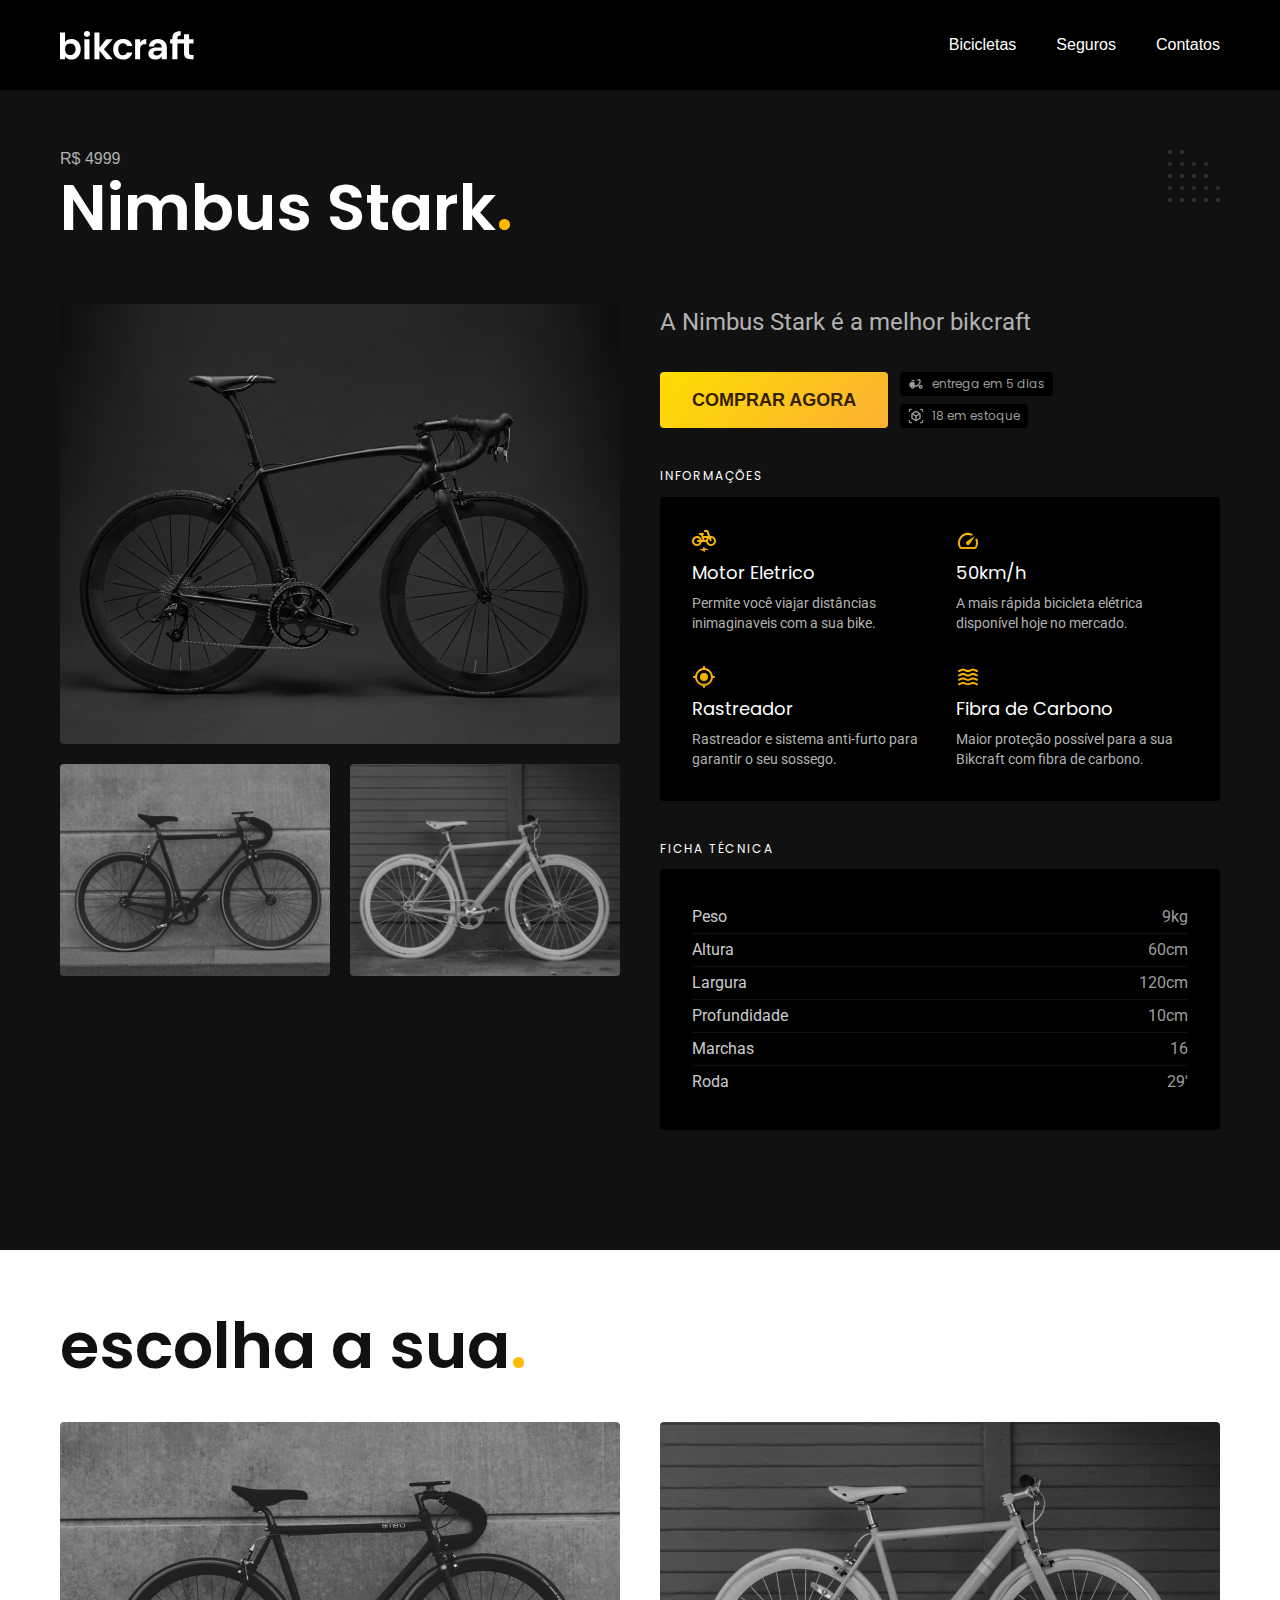
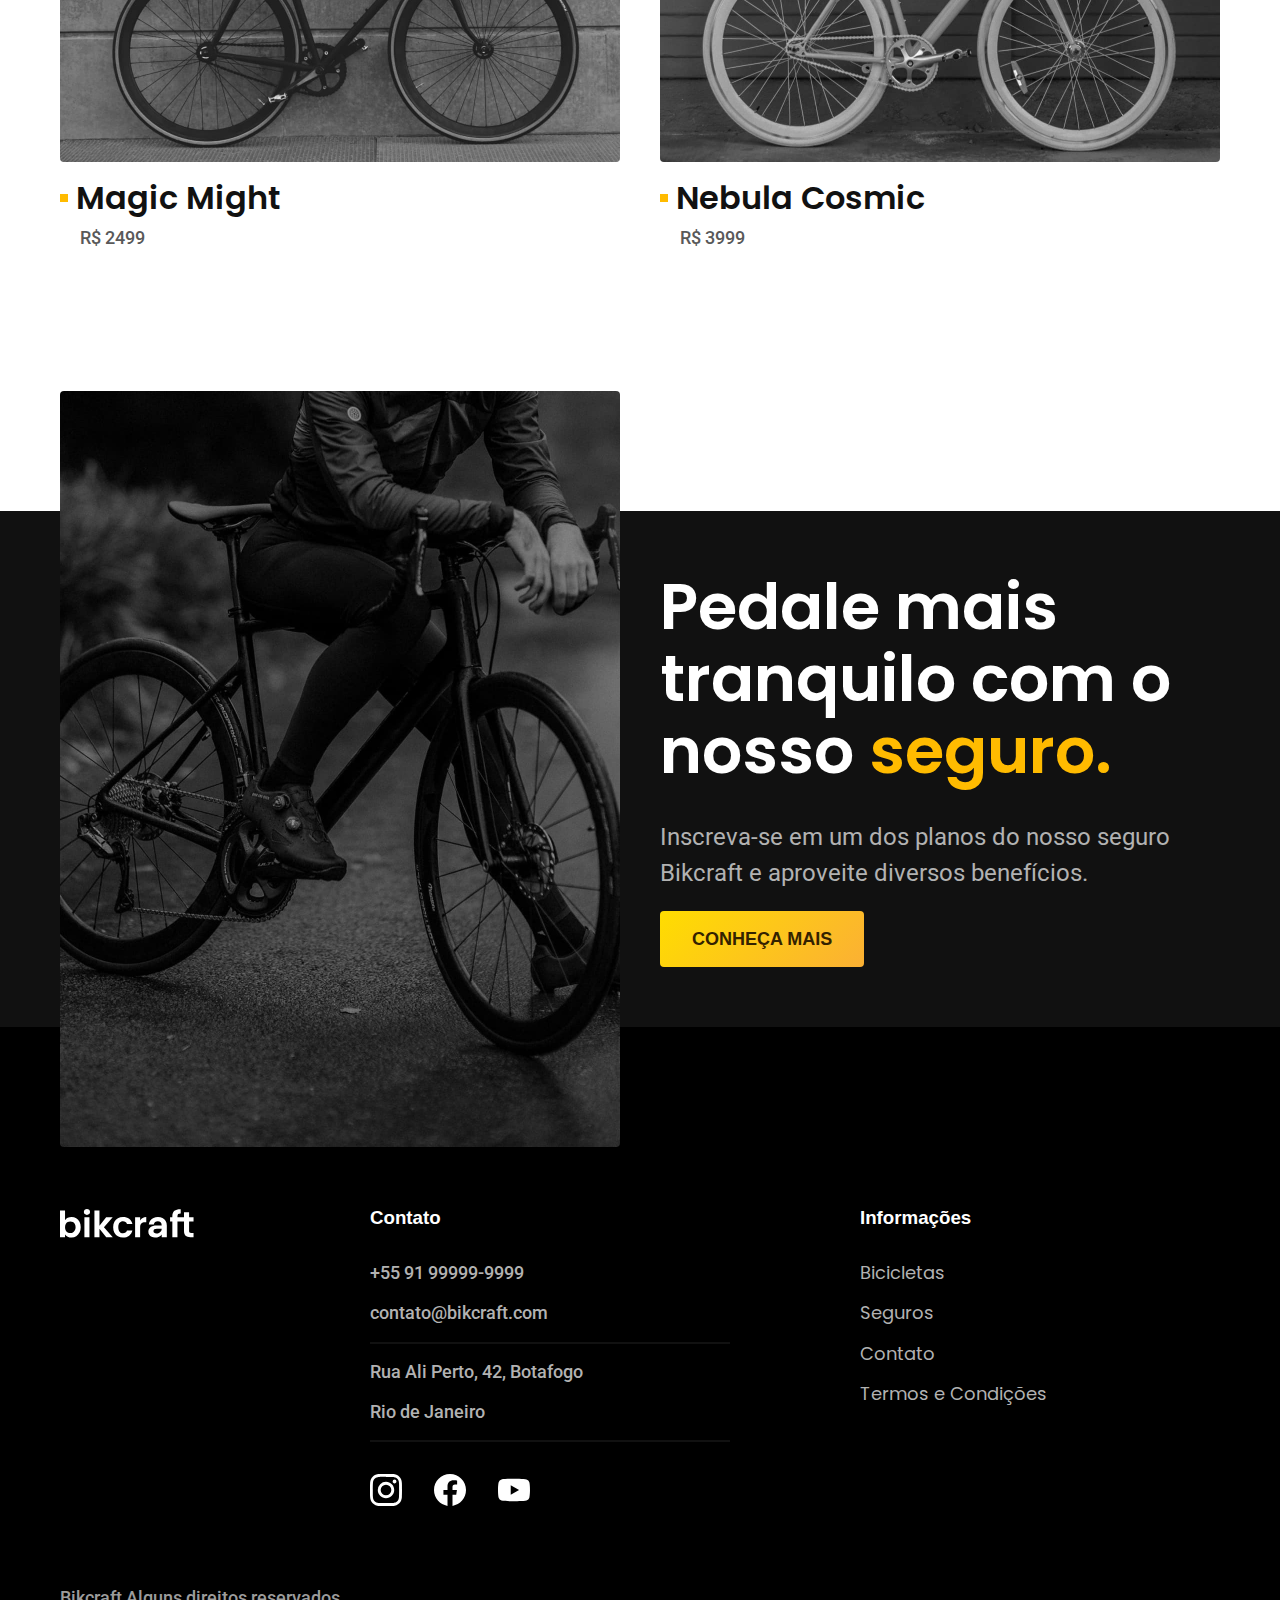
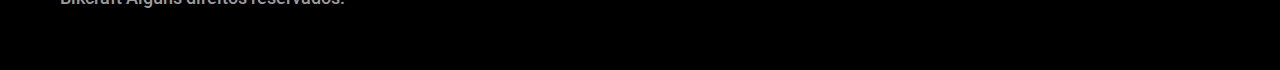
<file: bicicletas/nimbus.html>
<!DOCTYPE html>
<html lang="pt-br">

<head>
  <meta charset="UTF-8">
  <meta name="viewport" content="width=device-width, initial-scale=1.0">
  <title>Nimbus | Bikcraft</title>
  <meta name="description" content="Nimbus.">

  <link rel="icon" href="../favicon.svg" type="image/svg+xml">
  <link rel="stylesheet" href="../css/style.min.css">

  <link rel="preconnect" href="https://fonts.googleapis.com">
  <link rel="preconnect" href="https://fonts.gstatic.com" crossorigin>
  <link href="https://fonts.googleapis.com/css2?family=Merriweather:ital,wght@1,900&family=Poppins:wght@400;600&family=Roboto:wght@400;500&display=swap" rel="stylesheet">

  <script>document.documentElement.classList.add("js");</script>
</head>

<body id="bicicleta">
  <header class="header-bg">
    <div class="header container">
      <a href="../">
        <img src="../img/bikcraft.svg" alt="bikcraft">
      </a>
      <nav aria-label="primaria">
        <ul class="header-menu cor-0">
          <li><a href="../bicicletas.html">Bicicletas</a></li>
          <li><a href="../seguros.html">Seguros</a></li>
          <li><a href="../contatos.html">Contatos</a></li>
        </ul>
      </nav>
    </div>
  </header>

  <main class="titulo-bg">
    <div>
      <div class="titulo container">
        <p class="font-2-x-l cor-5">R$ 4999</p>
        <h1 class="font-1-xxl cor-0">Nimbus Stark<span class="cor-p1">.</span></h1>
      </div>
    </div>
    <div class="bicicleta container">
      <div class="bicicleta-imagens">
        <img src="../img/bicicleta/nimbus1.jpg" alt="Bicicleta 1">
        <img src="../img/bicicleta/nimbus2.jpg" alt="Bicicleta 2">
        <img src="../img/bicicleta/nimbus3.jpg" alt="Bicicleta 3">
      </div>
      <div class="bicicleta-conteudo">
        <p class="font-2-l cor-5">A Nimbus Stark é a melhor bikcraft</p>
        <div class="bicicleta-comprar">
          <a class="botao" href="../orcamento.html?tipo=bikcraft&produto=nimbus">Comprar Agora</a>
          <span class="font-1-xs cor-6"><img src="../img/icones/entrega.svg" alt=""> entrega em 5 dias</span>
          <span class="font-1-xs cor-6"><img src="../img/icones/estoque.svg" alt=""> 18 em estoque</span>
        </div>
        <h2 class="font-1-xs cor-0">Informações</h2>
        <ul class="bicicleta-informacoes">
          <li>
            <img src="../img/icones/eletrica.svg" alt="">
            <h3 class="font-1-m cor-0">Motor Eletrico</h3>
            <p class="font-2-xs cor-5">Permite você viajar distâncias inimaginaveis com a sua bike.
            </p>
          </li>
          <li>
            <img src="../img/icones/velocidade.svg" alt="">
            <h3 class="font-1-m cor-0">50km/h</h3>
            <p class="font-2-xs cor-5">A mais rápida bicicleta elétrica disponível hoje no mercado.
            </p>
          </li>
          <li>
            <img src="../img/icones/rastreador.svg" alt="">
            <h3 class="font-1-m cor-0">Rastreador</h3>
            <p class="font-2-xs cor-5">Rastreador e sistema anti-furto para garantir o seu sossego.
            </p>
          </li>
          <li>
            <img src="../img/icones/carbono.svg" alt="">
            <h3 class="font-1-m cor-0">Fibra de Carbono</h3>
            <p class="font-2-xs cor-5">Maior proteção possível para a sua Bikcraft com fibra de carbono.
            </p>
          </li>
        </ul>
        <h2 class="font-1-xs cor-0">Ficha Técnica</h2>
        <ul class="bicicleta-ficha font-2-s cor-4">
          <li>Peso <span>9kg</span></li>
          <li>Altura <span>60cm</span></li>
          <li>Largura <span>120cm</span></li>
          <li>Profundidade <span>10cm</span></li>
          <li>Marchas <span>16</span></li>
          <li>Roda <span>29'</span></li>
        </ul>
      </div>
    </div>
    </div>
  </main>

  <article class="bicicletas-lista container">
    <h2 class="font-1-xxl">escolha a sua<span class="cor-p1">.</span></h2>
    <ul>
      <li>
        <a href="./magic.html">
          <img src="../img/bicicletas/magic.jpg" alt="">
          <h3 class="font-1-xl">Magic Might</h3>
          <span class="font-2-m cor-8">R$ 2499</span>
        </a>
      </li>
      <li>
        <a href="./nebula.html">
          <img src="../img/bicicletas/nebula.jpg" alt="">
          <h3 class="font-1-xl">Nebula Cosmic</h3>
          <span class="font-2-m cor-8">R$ 3999</span>
        </a>
      </li>
    </ul>
  </article>

  <article class="seguro-bg">
    <div class="seguro container">
      <div class="seguro-imagem">
        <img src="../img/fotos/seguros.jpg" alt="Pessoa parada em cima de uma bicicleta">
      </div>
      <div class="seguro-conteudo">
        <h2 class="font-1-xxl cor-0">Pedale mais tranquilo com o nosso <span class="cor-p1">seguro.</span></h2>
        <p class="font-2-l cor-5">Inscreva-se em um dos planos do nosso seguro Bikcraft e aproveite diversos benefícios.</p>
        <a class="botao" href="../seguros.html">Conheça Mais</a>
      </div>
    </div>
  </article>

  <footer class="footer-bg">
    <div class="footer container">
      <img src="../img/bikcraft.svg" alt="Bikcraft">
      <div class="footer-contato">
        <h3 class="font-2-lb cor-0">Contato</h3>
        <ul class="font-2-m cor-5">
          <li><a href="tel:+5591999999999">+55 91 99999-9999</a></li>
          <li><a href="mailto:contato@bikcraft.com">contato@bikcraft.com</a></li>
          <li>Rua Ali Perto, 42, Botafogo</li>
          <li>Rio de Janeiro</li>
        </ul>
        <div class="footer-redes">
          <a href="../">
            <img src="../img/redes/instagram.svg" alt="Instagram">
          </a>
          <a href="../">
            <img src="../img/redes/facebook.svg" alt="Facebook">
          </a>
          <a href="../">
            <img src="../img/redes/youtube.svg" alt="Youtube">
          </a>
        </div>
      </div>
      <div class="footer-informacoes">
        <h3 class="font-2-lb cor-0">Informações</h3>
        <nav>
          <ul class="font-1-m cor-5">
            <li><a href="../bicicletas.html">Bicicletas</a></li>
            <li><a href="../seguros.html">Seguros</a></li>
            <li><a href="../contato.html">Contato</a></li>
            <li><a href="../termos.html">Termos e Condições</a></li>
          </ul>
        </nav>
      </div>
      <p class="footer-copy font-2-m cor-6">Bikcraft Alguns direitos reservados.</p>
    </div>
  </footer>
  <script src="../js/script.js"></script>
</body>

</html>
</file>
<file: css/style.min.css>
body{margin:0;font-family:Arial,Helvetica,sans-serif;color:#111}blockquote,dd,h1,h2,h3,h4,p,ul{margin:0}img{max-width:100%;height:auto;display:block}ul{padding:0;list-style:none}a{text-decoration:none;color:inherit}img[src$=".jpg"]{border-radius:4px}.font-1-xs{font:400 0.75rem/1.35 Poppins,sans-serif}.font-2-xs{font:400 0.875rem/1.43 Roboto,sans-serif}.font-1-s{font:400 1rem/1.5 Poppins,sans-serif}.font-2-s{font:400 1rem/1.5 Roboto,sans-serif}.font-1-m,.font-1-m-b{font:400 1.125rem/1.35 Poppins,sans-serif}.font-1-m-b{font-weight:600}.font-2-m{font:500 1.125rem/1.35 Roboto,sans-serif}.font-1-l{font:400 1.5rem/1.5 Poppins,sans-serif}.font-2-l,.font-2-l-b{font:400 1.5rem/1.5 Roboto,sans-serif}.font-2-l-b{font-weight:500;letter-spacing:.015em;text-transform:uppercase}.font-1-xl{font:600 2rem/1.25 Poppins,sans-serif}.font-2-xl{font:500 2rem/1.25 Roboto,sans-serif}.font-1-xxl{font:600 4rem/1.125 Poppins,sans-serif}@media (max-width:1200px){.font-1-xxl{font-size:3rem}.font-2-l,.font-2-l-b{font-size:1.125rem}}@media (max-width:800px){.font-1-xxl{font-size:2rem}.font-1-xl,.font-2-xl{font-size:1.5rem}}:root{--cor-0:#ffffff;--cor-1:#f7f7f7;--cor-2:#ededed;--cor-3:#dedede;--cor-4:#cccccc;--cor-5:#b2b2b2;--cor-6:#9c9c9c;--cor-7:#717171;--cor-8:#595959;--cor-9:#404040;--cor-10:#2e2e2e;--cor-11:#111111;--cor-12:#000000;--cor-p1:#ffbb00;--cor-p2:#e4a30b;--cor-p3:#a66f00;--cor-p4:#664400;--cor-p5:#332200}.cor-0{color:var(--cor-0)}.cor-1{color:var(--cor-1)}.cor-2{color:var(--cor-2)}.cor-3{color:var(--cor-3)}.cor-4{color:var(--cor-4)}.cor-5{color:var(--cor-5)}.cor-6{color:var(--cor-6)}.cor-7{color:var(--cor-7)}.cor-8{color:var(--cor-8)}.cor-9{color:var(--cor-9)}.cor-10{color:var(--cor-10)}.cor-11{color:var(--cor-11)}.cor-12{color:var(--cor-12)}.cor-p1{color:var(--cor-p1)}.cor-p2{color:var(--cor-p2)}.cor-p3{color:var(--cor-p3)}.cor-p4{color:var(--cor-p4)}.cor-p5{color:var(--cor-p5)}.header-bg{background-color:var(--cor-12)}.header{display:flex;flex-wrap:wrap;gap:20px;justify-content:space-between;align-items:center;padding-top:20px;padding-bottom:20px}.header-menu{display:flex;gap:40px}.header-menu a{display:inline-block;padding:16px 0;position:relative}.header-menu a:after{content:"";display:block;height:2px;width:0;background:var(--cor-0);margin-top:4px;transition:.3s;position:absolute}.header-menu a.ativo::after,.header-menu a:hover:after{width:100%}@media (max-width:768px){.header-menu{gap:20px}.header-menu a{background:var(--cor-11);padding:12px 16px;border-radius:4px}.header-menu a:hover{background-color:var(--cor-10)}.header a:after{display:none}}@media (max-width:600px){.header-menu{gap:12px}.header-menu{padding:8px 12px;font-size:14px}}.footer-bg{background-color:var(--cor-12)}.footer{display:grid;grid-template-columns:3fr 5fr 4fr;gap:40px;padding-top:60px;padding-bottom:60px}.footer h3{margin-bottom:32px}.footer-contato ul{margin-bottom:32px}.footer-contato li:nth-child(2n):after{content:"";display:block;max-width:360px;height:2px;background:var(--cor-11);margin-top:16px}.footer li{margin-bottom:16px}.footer-redes{display:flex;gap:32px}.footer a:hover{color:var(--cor-0)}.footer-copy{grid-column:1/-1;margin-top:40px}@media (max-width:800px){.footer>img{display:none}.footer{grid-template-columns:1fr 1fr}}@media (max-width:600px){.footer{grid-template-columns:1fr;gap:60px}.footer-copy{margin-top:0}}.container{box-sizing:border-box;max-width:1200px;padding-left:20px;padding-right:20px;margin-left:auto;margin-right:auto}.botao{display:inline-block;padding:16px 32px;background:linear-gradient(315deg,#fbb034,#fd0);border-radius:4px;box-shadow:0 1px 2px rgba (0,0,0,1);text-transform:uppercase;color:var(--cor-p5);font:600 1.125rem/1.35 Karla,sans-serif;max-width:max-content;border:none;cursor:pointer}.botao:hover{background:linear-gradient(315deg,#fbb634,#e59317)}.botao.secundario{background:var(--cor-10);color:var(--cor-2)}.botao.secundario:hover{background:var(--cor-9)}.botao.seta{display:flex;align-items:center}.botao.seta::after{content:"";display:inline-block;width:18px;height:10px;margin-left:12px;background:url("../img/icones/seta.svg");transition:transform .2s}.botao.seta:hover:after{transform:translateX(4px)}@media (max-width:600px){.botao{padding:12px 16px;font-size:16px}}.link{display:inline-block;color:var(--cor-p1);font:500 1.5rem/1.5 Karla,sans-serif;text-transform:uppercase}.link::after{content:"";display:block;width:100%;height:4px;background-color:currentColor}.link:hover{color:var(--cor-0)}.titulo-bg{padding-top:60px;padding-bottom:60px;background-color:var(--cor-11)}.titulo{background:url("../img/dec/top-right.svg") no-repeat top right 20px}.titulo p{margin-bottom:4px}@media (max-width:800px){.titulo-bg{padding-top:40px;padding-bottom:40px}.titulo p{font-size:1rem;text-transform:lowercase;font-weight:400}}.form{display:grid;grid-template-columns:1fr 1fr;gap:20px}.form label{display:block;font:400 1rem/1.5 Karla,sans-serif;margin-bottom:4px}.form .col-2{grid-column:span 2}.form input[type=email],.form input[type=text],.form textarea{font:400 1rem/1.5 Roboto,sans-serif;background:var(--cor-1);border:1px solid var(--cor-2);padding:12px;border-radius:4px;width:100%;box-sizing:border-box}.form input[type=email]:focus,.form input[type=text]:focus,.form textarea:focus{outline:0;border-color:var(--cor-p1);background:var(--cor-0);box-shadow:0 0 0 2px #fea}@media (max-width:600px){.form{grid-template-columns:1fr}.form .col-2{grid-column:1}}.js .fadeInDown{transform:translate3d(0,-20px,0)}.js .fadeInUp{transform:translate3d(0,20px,0)}.js .fadeInRight{transform:translate3d(20px,0,0)}.js .fadeInLeft{transform:translate3d(-20px,0,0)}.js [data-anime]{opacity:0}.js .anime{opacity:1;transform:none;transition:transform .8s,opacity .8s}.introducao-bg{background:var(--cor-12) url("../img/dec/bottom-left.svg") no-repeat bottom 160px left 20px;box-shadow:inset 0 -120px var(--cor-0)}.introducao{display:grid;grid-template-columns:1fr 1fr;gap:0 40px}.introducao-conteudo{align-self:end;padding-bottom:240px}.introducao img{width:100%;height:100%;object-fit:cover;border-radius:4px}.introducao h1{margin-bottom:32px}.introducao p{margin-bottom:20px}@media (max-width:800px){.introducao-bg{background:var(--cor-11);padding-top:40px;box-shadow:inset 0 -60px var(--cor-0)}.introducao{grid-template-columns:1fr;gap:32px}.introducao-conteudo{padding-bottom:0}.introducao h1{margin-bottom:16px}.introducao img{height:300px;width:100px}}.tecnologia-bg{background-color:var(--cor-11);box-shadow:inset 0 80px var(--cor-0),inset 0 -80px var(--cor-0)}.tecnologia{display:grid;grid-template-columns:1fr 1fr;gap:40px}.tecnologia-imagem img{width:100%;height:100%;object-fit:cover;object-position:left}.tecnologia-conteudo{padding-top:160px;padding-bottom:160px}.tecnologia-conteudo>span{display:block;margin-bottom:20px}.tecnologia-conteudo h2{margin-bottom:32px}.tecnologia-conteudo>p{margin-bottom:20px}.tecnologia a{margin-bottom:80px}.tecnologia-vantagens{display:flex;gap:40px}.tecnologia-vantagens h3{margin-bottom:8px;width:max-content}.tecnologia-vantagens img{width:24px;margin-bottom:8px}@media (max-width:800px){.tecnologia-bg{box-shadow:initial}.tecnologia{grid-template-columns:1fr}.tecnologia-conteudo{padding-top:60px;padding-bottom:60px}.tecnologia-imagem{display:none}.tecnologia a{margin-bottom:60px}}@media (max-width:600px){.tecnologia-vantagens{flex-direction:column}}.parceiros{padding-top:60px;padding-bottom:120px}.parceiros h2{margin-bottom:60px}.parceiros ul{padding:0 20px;max-width:1400px;display:grid;grid-template-columns:repeat(4,1fr);margin:0 auto}.parceiros li{display:flex;padding:32px;border-left:2px solid var(--cor-2)}.parceiros img{margin:auto}.parceiros li:first-child,.parceiros li:nth-child(5){border-left:none}.parceiros li:nth-child(n+5){border-top:2px solid var(--cor-2)}@media (max-width:800px){.parceiros{padding-bottom:60px}.parceiros li{padding:20px}.parceiros h2{margin-bottom:20px}.parceiros ul{grid-template-columns:repeat(2,1fr)}.parceiros li:nth-child(n+3){border-top:2px solid var(--cor-2)}.parceiros li:nth-child(odd){border-left:none}}.depoimento{display:grid;grid-template-columns:1fr 1fr;background-color:var(--cor-p1);overflow:hidden}.depoimento img{width:100%;height:100%;object-fit:cover;border-radius:0}.depoimento-conteudo{padding:40px 40px 80px 80px;align-self:end;background:url("../img/dec/bottom-right-p.svg") no-repeat bottom 40px right 40px}.depoimento-conteudo p{max-width:32ch;font-family:Merriweather,serif;font-style:italic;font-weight:900;margin-bottom:32px;position:relative}.depoimento p::after,.depoimento p::before{font-size:5rem;color:var(--cor-p2);position:absolute}.depoimento p::before{content:"“";left:-50px;top:-20px}.depoimento p::after{content:"”"}@media (min-width:1200px){.depoimento img{max-height:520px}}@media (max-width:800px){.depoimento{grid-template-columns:1fr;text-align:center}.depoimento img{max-height:200px}.depoimento-conteudo{padding:40px 20px;justify-self:center}}.bicicletas-lista{padding-top:60px;padding-bottom:120px}.bicicletas-lista h2{margin-bottom:40px}.bicicletas-lista ul{display:flex;gap:40px;padding:0 20px 20px 20px;max-width:1400px;margin-left:auto;margin-right:auto;overflow-x:auto}#bicicleta .bicicletas-lista ul{padding:0 0 20px 0}.bicicletas-lista li{min-width:280px}.bicicletas-lista a{display:block}.bicicletas-lista img{margin-bottom:16px}.bicicletas-lista h3{margin-bottom:8px;display:flex;align-items:center}.bicicletas-lista h3::before{content:"";display:inline-block;height:8px;width:8px;margin-right:8px;background-color:var(--cor-p1);transition:width .4s}.bicicletas-lista a:hover h3::before{width:24px}.bicicletas-lista li span{padding-left:20px}@media (max-width:800px){.bicicletas-lista{padding-bottom:60px}.bicicletas-lista ul{gap:20px}}.bicicletas-bg{background:linear-gradient(to right,var(--cor-0) 30%,var(--cor-11) 0)}.bicicletas{display:grid;grid-template-columns:1fr 1fr;gap:40px;padding-top:60px;padding-bottom:60px;background:url("../img/dec/top-right.svg") no-repeat top 40px right 20px}.bicicletas-img{display:grid}.bicicletas-img img{grid-area:1/1}.bicicletas-img span{grid-area:1/1;place-self:start end;margin-top:20px;background:var(--cor-12);display:block;padding:8px 16px 8px 8px;border-radius:4px 0 0 4px}.bicicletas-conteudo{display:grid;grid-template-columns:1fr auto;align-content:start}.bicicletas h2,.bicicletas p{grid-column:1/-1}.bicicletas h2{margin-bottom:20px}.bicicletas h2::before{content:"";display:block;width:12px;height:8px;background-color:var(--cor-p1);margin-bottom:8px}.bicicletas p{margin-bottom:32px}.bicicletas a{place-self:end}.bicicletas li{display:flex;align-items:center}.bicicletas ul{display:grid;gap:16px}.bicicletas-conteudo img{width:24px;margin-right:8px}@media (max-width:800px){.bicicletas-bg{background:var(--cor-11)}.bicicletas{grid-template-columns:1fr;gap:20px;padding-top:40px;padding-bottom:40px}}@media (max-width:400px){.bicicletas-conteudo{grid-column:1fr}.bicicletas ul{font-size:1rem;grid-template-columns:1fr 1fr;margin-bottom:32px}.bicicletas a{place-self:start}}.bicicleta{display:grid;grid-template-columns:1fr 1fr;align-items:start;gap:40px;padding-top:60px;padding-bottom:60px}#bicicleta .titulo p{text-transform:uppercase}.bicicleta-imagens{display:flex;flex-wrap:wrap;gap:20px}.bicicleta-imagens img{flex:1;min-width:200px}.bicicleta-imagens img:first-child{min-width:100%}.bicicleta-conteudo>p{margin-bottom:32px}.bicicleta-comprar{display:grid;grid-template-columns:max-content auto;align-items:center;justify-items:start;gap:8px 12px;margin-bottom:40px}.bicicleta-comprar a{grid-row:span 2}.bicicleta-comprar span{display:flex;align-items:center;background-color:var(--cor-12);gap:8px;padding:4px 8px;border-radius:4px}.bicicleta-conteudo h2{text-transform:uppercase;letter-spacing:.15em;margin-bottom:12px}.bicicleta-ficha,.bicicleta-informacoes{padding:32px;background-color:var(--cor-12);border-radius:4px}.bicicleta-informacoes{margin-bottom:40px;display:grid;grid-template-columns:1fr 1fr;gap:32px}.bicicleta-informacoes img{width:24px;margin-bottom:8px}.bicicleta-informacoes h3{margin-bottom:8px}.bicicleta-ficha li{padding:4px 0;display:flex;justify-content:space-between;border-bottom:1px solid var(--cor-11)}.bicicleta-ficha li:last-child{border-bottom:none}.bicicleta-ficha span{color:var(--cor-6)}@media (max-width:800px){.bicicleta{grid-template-columns:1fr;padding-top:40px;padding-bottom:40px}.bicicleta-imagens{grid-row:2}}@media (max-width:800px){.bicicleta-informacoes{grid-template-columns:1fr}.bicicleta-comprar{grid-template-columns:1fr}}.seguro-bg{background-color:var(--cor-11);box-shadow:inset 0 120px var(--cor-0),inset 0 -120px var(--cor-12)}.seguro{display:grid;grid-template-columns:1fr 1fr;gap:40px}.seguro-imagem img{width:100%;height:100%;object-fit:cover}.seguro-conteudo{padding-top:180px;padding-bottom:180px}.seguro h2{margin-bottom:32px}.seguro p{margin-bottom:20px}@media (max-width:800px){.seguro-bg{box-shadow:inset 0 -60px var(--cor-12)}.seguro{grid-template-columns:1fr}.seguro-conteudo{grid-row:1;padding-top:40px;padding-bottom:0}}.seguros-bg{background:var(--cor-11)}.seguros{padding-top:60px;padding-bottom:60px;display:grid;grid-template-columns:1fr 1fr;gap:40px;align-items:center}#seguros .seguros{padding-top:0}.seguros h2{grid-column:1/-1}.seguros-item{background-color:var(--cor-12);padding:32px 32px 32px 62px;display:grid;grid-template-columns:1fr auto;border-radius:4px}.seguros-item h3{margin-bottom:40px}.seguros-item span{grid-column:2;display:block;text-align:right}.seguros-item ul{grid-column:1/-1;margin-bottom:32px}.seguros-item li{display:flex;align-items:center;position:relative}.seguros-item li+li{margin-top:20px}.seguros-item li::before{content:"";display:inline-block;width:13px;height:9px;background-image:url("../img/icones/lista.svg");position:absolute;left:-21px}.seguros-item a{grid-column:1/-1;margin-bottom:32px}@media (max-width:800px){.seguros{grid-template-columns:1fr}}.vantagens-bg{background-color:var(--cor-12)}.vantagens{padding-top:120px;padding-bottom:120px}.vantagens h2{margin-bottom:60px}.vantagens ul{display:grid;grid-template-columns:repeat(auto-fit,minmax(280px,max-content));gap:80px}.vantagens h3,.vantagens img{margin-bottom:8px}@media (max-width:800px){.vantagens{padding-top:60px;padding-bottom:60px}.vantagens h2{margin-bottom:40px}.vantagens ul{gap:20px}}.perguntas{padding-top:120px;padding-bottom:120px}.perguntas h2{margin-bottom:60px}.perguntas dl>div{padding:20px;border-radius:4px}.perguntas dl>div:nth-child(odd){background-color:var(--cor-1)}.perguntas button{display:grid;grid-template-columns:auto 1fr auto;align-items:center;gap:8px;cursor:pointer;border:none;background:0 0;width:100%;text-align:left}.perguntas button::before{content:"";display:inline-block;width:12px;height:8px;background-color:var(--cor-p1)}.perguntas button::after{content:"";display:inline-block;width:14px;height:6px;background:url("../img/icones/seta-abrir.svg");transition:.3s}.perguntas button:hover:after,.perguntas button[aria-expanded=true]::after{transform:rotate(180deg)}.js .perguntas dd{display:none}.js .perguntas dd.ativa{display:block}.perguntas dd{padding-left:20px;padding-top:16px;max-width:80ch}@media (max-width:800px){.perguntas{padding-top:60px;padding-bottom:60px}.perguntas h2{margin-bottom:40px}}#contato{background:linear-gradient(var(--cor-11) 600px,var(--cor-1) 0)}.contato{display:grid;grid-template-columns:5fr 7fr}.contato-dados,.contato-formulario{padding:60px;box-shadow:0 1px 2px rgba(0,0,0,.1)}.contato-dados{border-radius:5px 0 0 5px;background:var(--cor-12) url("../img/dec/bottom-left.svg") no-repeat bottom 20px left 20px}.contato-formulario{border-radius:0 5px 5px 0;background:var(--cor-0) url("../img/dec/bottom-right.svg") no-repeat bottom 20px right 20px}.contato-dados h2{margin-bottom:60px}.contato-endereco{margin-bottom:32px;padding-left:28px;background:url("../img/icones/local.svg") no-repeat 0 2px}.contato-endereco p{margin-bottom:8px}.contato-meios a{display:block;max-width:max-content;margin-bottom:8px;padding-left:28px}.contato-meios a:hover{color:var(--cor-0)}.contato-meios a:first-child{background:url("../img/icones/email.svg") no-repeat 0 2px}.contato-meios a:nth-child(2){margin-bottom:32px}.contato-meios a:nth-child(3){background:url("../img/icones/telefone.svg") no-repeat 0 2px;margin-bottom:60px}.contato-redes{display:flex;gap:32px;padding-left:28px}@media (max-width:800px){.contato{grid-template-columns:1fr}.contato-dados,.contato-formulario{padding:20px}.contato-dados{border-radius:5px 5px 0 0;background:var(--cor-12)}.contato-formulario{border-radius:0 0 5px 5px}.contato-dados h2,.contato-meios a:nth-child(3){margin-bottom:32px}.contato-redes{margin-bottom:12px}}.lojas{display:grid;grid-template-columns:1fr 1fr;gap:0 40px;padding-top:120px;padding-bottom:120px}.lojas h2{grid-column:1/-1;margin-bottom:60px}.lojas img{border-radius:4px 4px 0 0}.lojas-item{border-radius:4px;background:var(--cor-0);box-shadow:0 1px 2px rgba(0,0,0,.1)}.lojas-conteudo{display:grid;grid-template-columns:1fr 1fr;gap:32px 16px;padding:32px}.lojas-conteudo h3,.lojas-tempo{grid-column:1/-1}.lojas-dados{display:grid;gap:8px;border-left:2px solid var(--cor-2);padding-left:12px}.lojas-tempo{display:flex;align-items:center;gap:8px}@media (max-width:800px){.lojas{gap:20px;padding-top:60px;padding-bottom:60px}.lojas h2{margin-bottom:32px}.lojas-conteudo{grid-template-columns:1fr}}@media (max-width:600px){.lojas{grid-template-columns:1fr}}#orcamento{background:linear-gradient(var(--cor-11) 600px,var(--cor-1) 0)}.orcamento{display:grid;grid-template-columns:5fr 7fr;padding-bottom:120px}.orcamento h2{text-transform:uppercase;position:relative;display:flex;align-items:center}.orcamento h2::before{content:"";display:inline-block;width:4px;height:8px;background-color:var(--cor-p1);position:absolute;left:-12px}.orcamento-dados,.orcamento-produto{padding:60px;box-shadow:0 1px 2px rgba(0,0,0,.1)}.orcamento-produto{border-radius:5px 0 0 5px;background:var(--cor-12) url("../img/dec/bottom-left.svg") no-repeat bottom 20px left 20px;display:grid;grid-template-columns:1fr 1fr;gap:20px;align-content:start}.orcamento-produto>*{grid-column:1/-1}.orcamento-produto>label{grid-column:initial}.orcamento-produto label{font:400 1rem/1.5 Karla,sans-serif;color:var(--cor-4);background-color:var(--cor-10);padding:12px 16px;border-radius:4px;cursor:pointer;display:grid;grid-template-columns:auto 1fr auto;align-items:center;border:1px solid var(--cor-10)}.orcamento-produto input:checked+label{background:var(--cor-0);color:var(--cor-11)}.orcamento-produto label::before{content:"";display:inline-block;box-sizing:border-box;width:12px;height:12px;border:1px solid var(--cor-6);border-radius:50%;margin-right:8px}.orcamento-produto input:checked+label::before{border-color:var(--cor-7);box-shadow:inset 0 0 0 3px var(--cor-0),inset 0 0 0 6px var(--cor-7)}.orcamento-produto label:hover{background-color:var(--cor-9);border-color:var(--cor-9)}.orcamento-produto input:focus+label{box-shadow:0 0 0 2px var(--cor-p1);border-color:var(--cor-12)}.orcamento-produto label span{display:none}.orcamento-produto input:checked+label span{display:inline-block}.orcamento-produto input{opacity:0;position:absolute;pointer-events:none}.orcamento-dados{border-radius:0 5px 5px 0;background:var(--cor-0) url("../img/dec/bottom-right.svg") no-repeat bottom 20px right 20px}.orcamento-conteudo{display:none}.orcamento-conteudo h2,.orcamento-dados h2:nth-of-type(n+2){margin-top:20px}#bikcraft:checked~#orcamento-bikcraft,#seguro:checked~#orcamento-seguro{display:grid;gap:20px}.orcamento-detalhes{display:none;background:var(--cor-0);padding:20px;grid-template-columns:1fr 1fr;border-radius:4px;align-items:center}.orcamento-detalhes li{display:flex;align-items:center;margin-bottom:8px}.orcamento-detalhes li img{width:16px;margin-right:8px}.orcamento-produto input:checked+label+.orcamento-detalhes{display:grid}@media (max-width:1200px){.orcamento-dados,.orcamento-produto{padding:32px}}@media (max-width:800px){.orcamento{grid-template-columns:1fr}.orcamento-produto{border-radius:5px 5px 0 0;background:var(--cor-12)}.orcamento-dados{border-radius:0 0 5px 5px}}@media (max-width:400px){.orcamento-produto{grid-template-columns:1fr}}.termos{padding-top:80px;padding-bottom:80px}.termos h2{font-weight:600;margin-bottom:20px}.termos p+h2{margin-top:40px}.termos p{max-width:75ch;margin-bottom:24px}
</file>
